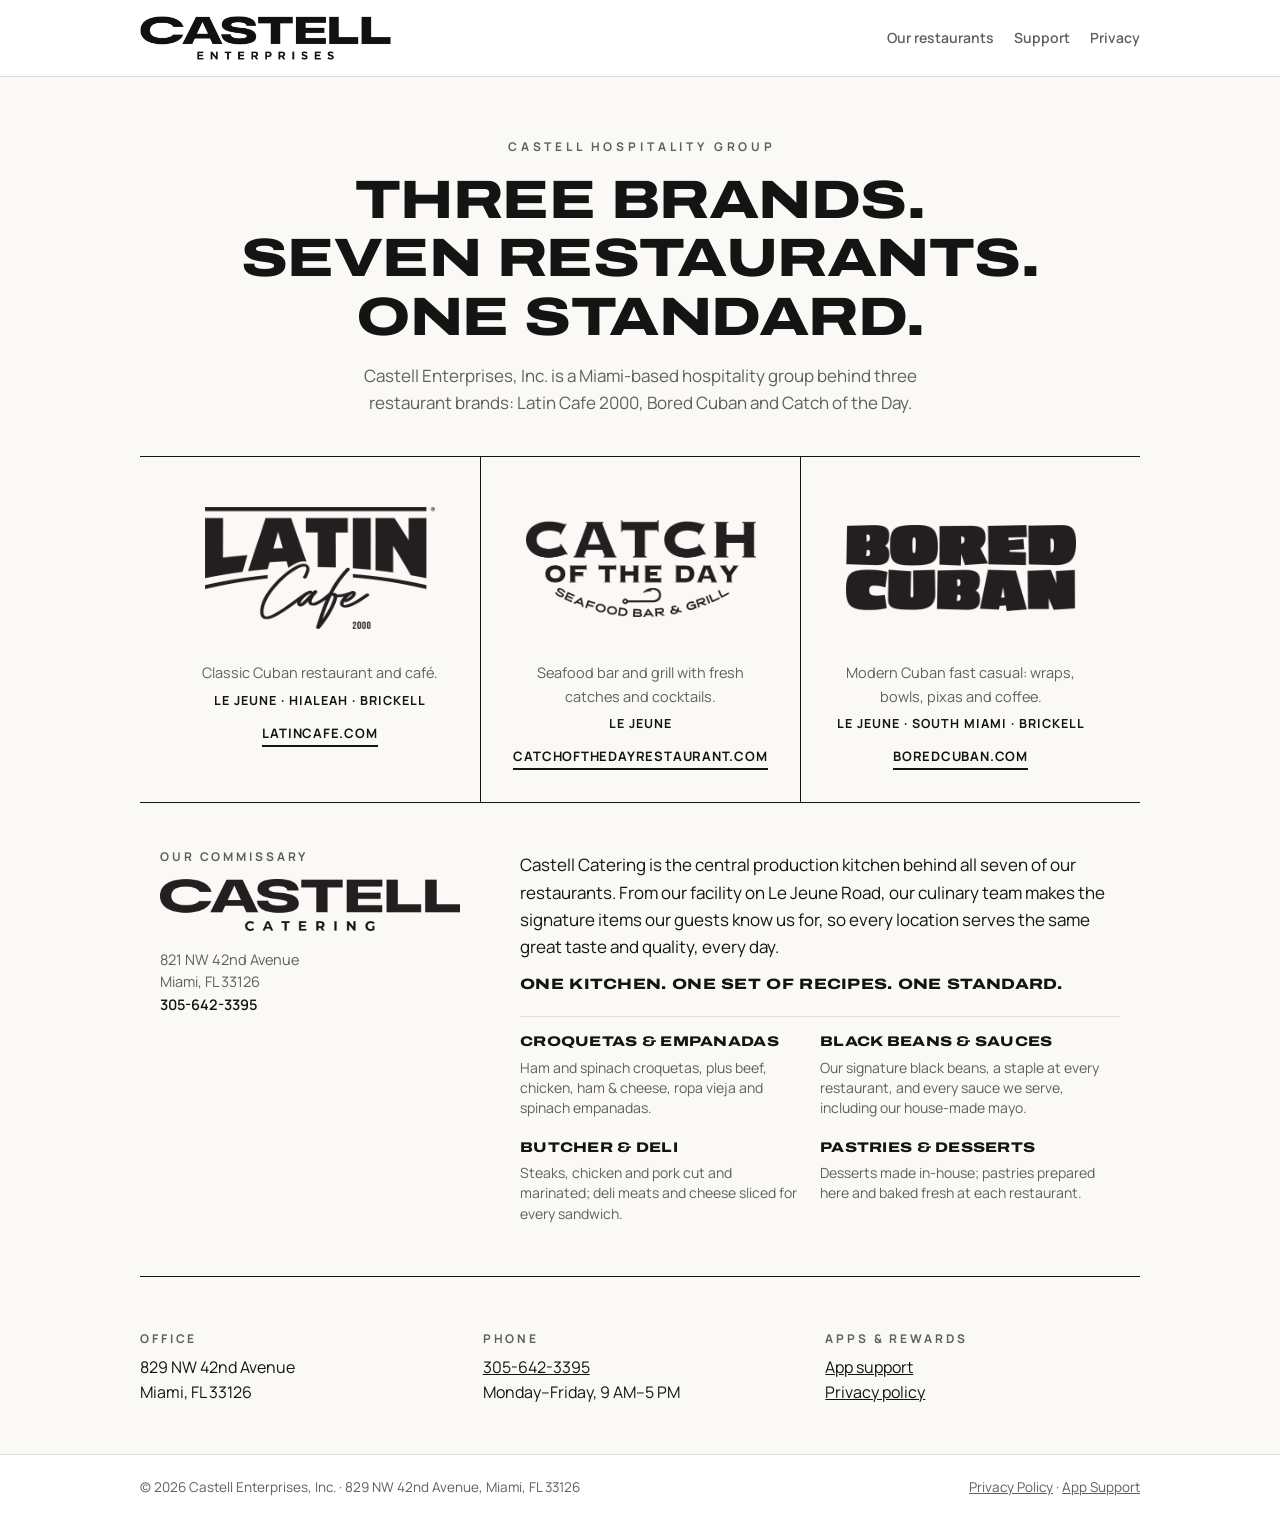
<file: index.html>
<!doctype html><html lang="en"><head><meta charset="utf-8"><meta name="viewport" content="width=device-width,initial-scale=1"><link rel="preconnect" href="https://fonts.googleapis.com"><link rel="preconnect" href="https://fonts.gstatic.com" crossorigin><link rel="stylesheet" href="https://fonts.googleapis.com/css2?family=Archivo:wdth,wght@125,800&family=Manrope:wght@400;600;700&display=swap"><link rel="icon" href="/assets/favicon.svg" type="image/svg+xml"><link rel="stylesheet" href="/assets/site.css"><title>Castell Enterprises, Inc.</title><meta name="description" content="Castell Enterprises, Inc. is a Miami-based hospitality group operating Latin Cafe 2000, Bored Cuban and Catch of the Day."></head><body>
<header class="top"><div class="wrap"><a class="mark" href="/"><img src="/assets/castell-enterprises.png" alt="Castell Enterprises"></a><nav><a href="/#brands">Our restaurants</a><a href="/support/">Support</a><a href="/privacy/">Privacy</a></nav></div></header>
<section class="hero"><div class="wrap"><p class="eyebrow">Castell Hospitality Group</p><h1><span>Three brands.</span> <span>Seven restaurants.</span> <span>One standard.</span></h1><p>Castell Enterprises, Inc. is a Miami-based hospitality group behind three restaurant brands: Latin Cafe 2000, Bored Cuban and Catch of the Day.</p></div></section>
<main id="brands">
<div class="rule"></div>
<div class="brands wrap">
<a class="brand" href="https://www.latincafe.com"><div class="logo"><img src="/assets/lc-mark.png" alt="Latin Cafe 2000"></div><p>Classic Cuban restaurant and café.</p><p class="locs">Le Jeune · Hialeah · Brickell</p><span class="go">latincafe.com</span></a>
<a class="brand" href="https://www.catchofthedayrestaurant.com"><div class="logo"><img src="/assets/cotd-mark.png" alt="Catch of the Day"></div><p>Seafood bar and grill with fresh catches and cocktails.</p><p class="locs">Le Jeune</p><span class="go">catchofthedayrestaurant.com</span></a>
<a class="brand" href="https://www.boredcuban.com"><div class="logo"><img src="/assets/bc-mark.png" alt="Bored Cuban"></div><p>Modern Cuban fast casual: wraps, bowls, pixas and coffee.</p><p class="locs">Le Jeune · South Miami · Brickell</p><span class="go">boredcuban.com</span></a>
</div>
<div class="rule"></div>
<section class="commissary wrap">
<div class="cm-logo"><p class="label">Our commissary</p><img src="/assets/castell-catering.png" alt="Castell Catering"><p class="cm-addr">821 NW 42nd Avenue<br>Miami, FL 33126<br><a href="tel:+13056423395">305-642-3395</a></p></div>
<div class="cm-text">
<p class="lead">Castell Catering is the central production kitchen behind all seven of our restaurants. From our facility on Le Jeune Road, our culinary team makes the signature items our guests know us for, so every location serves the same great taste and quality, every day.</p>
<p class="cm-tag">One kitchen. One set of recipes. One standard.</p>
<ul class="cm-list">
<li><b>Croquetas &amp; empanadas</b><span>Ham and spinach croquetas, plus beef, chicken, ham &amp; cheese, ropa vieja and spinach empanadas.</span></li>
<li><b>Black beans &amp; sauces</b><span>Our signature black beans, a staple at every restaurant, and every sauce we serve, including our house-made mayo.</span></li>
<li><b>Butcher &amp; deli</b><span>Steaks, chicken and pork cut and marinated; deli meats and cheese sliced for every sandwich.</span></li>
<li><b>Pastries &amp; desserts</b><span>Desserts made in-house; pastries prepared here and baked fresh at each restaurant.</span></li>
</ul>
</div>
</section>
<div class="rule"></div>
<section class="info wrap"><div class="cols">
<div><h3>Office</h3><p>829 NW 42nd Avenue<br>Miami, FL 33126</p></div>
<div><h3>Phone</h3><p><a href="tel:+13056423395">305-642-3395</a><br>Monday–Friday, 9 AM–5 PM</p></div>
<div><h3>Apps &amp; rewards</h3><p><a href="/support/">App support</a><br><a href="/privacy/">Privacy policy</a></p></div>
</div></section>
</main>
<footer><div class="wrap"><span>© 2026 Castell Enterprises, Inc. · 829 NW 42nd Avenue, Miami, FL 33126</span><span><a href="/privacy/">Privacy Policy</a> · <a href="/support/">App Support</a></span></div></footer>
</body></html>
</file>
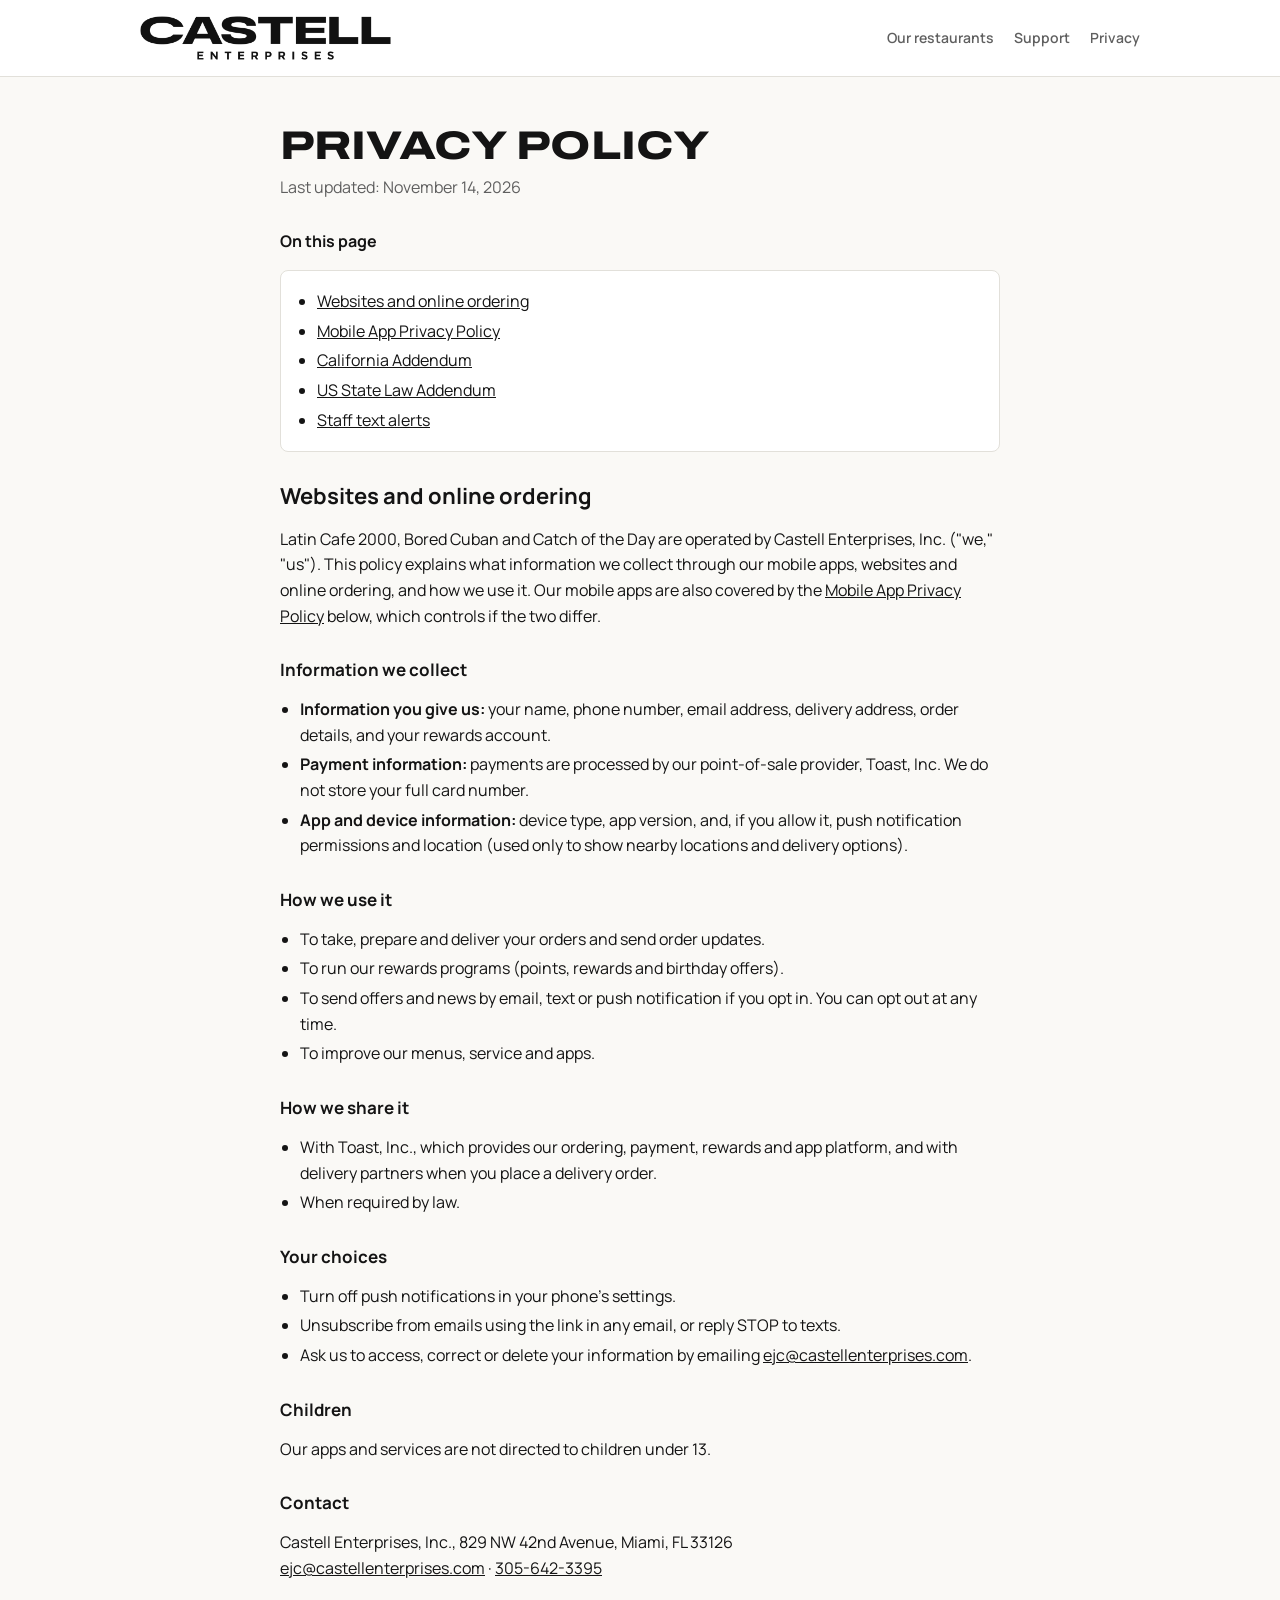
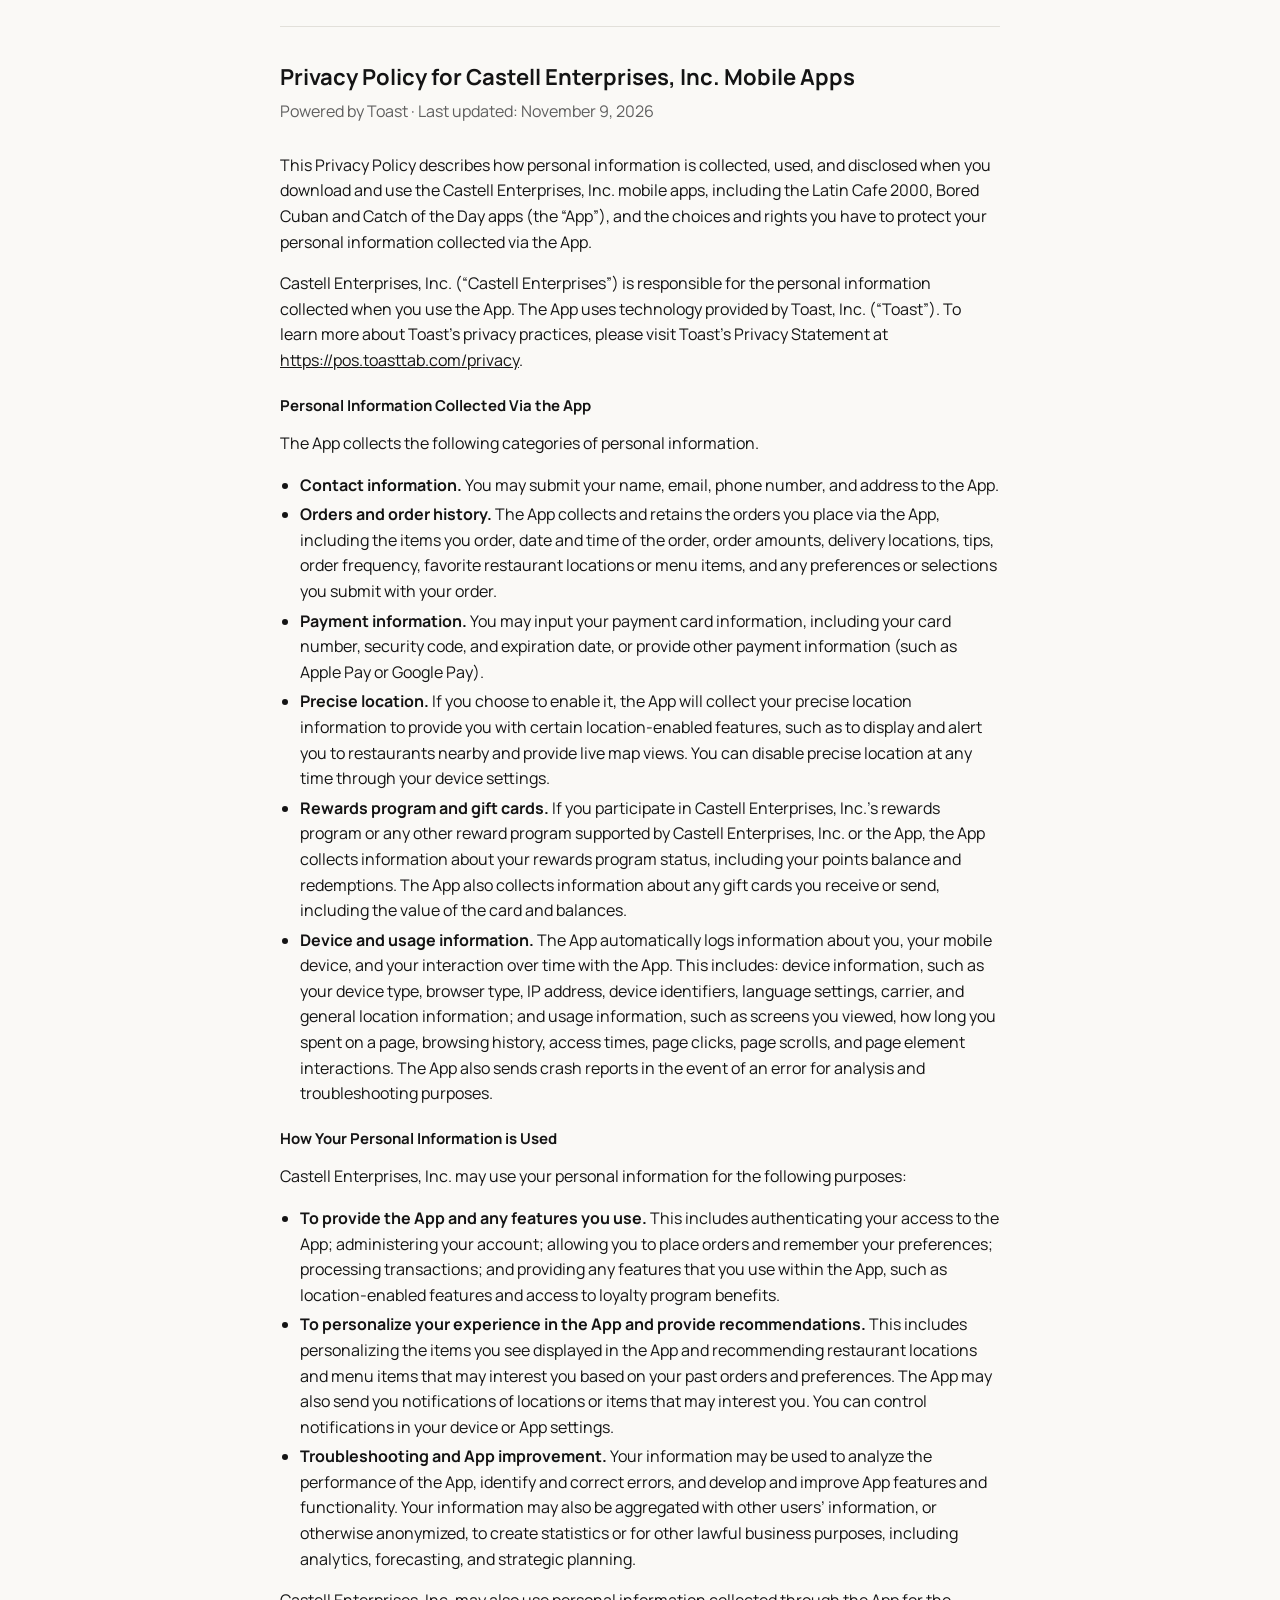
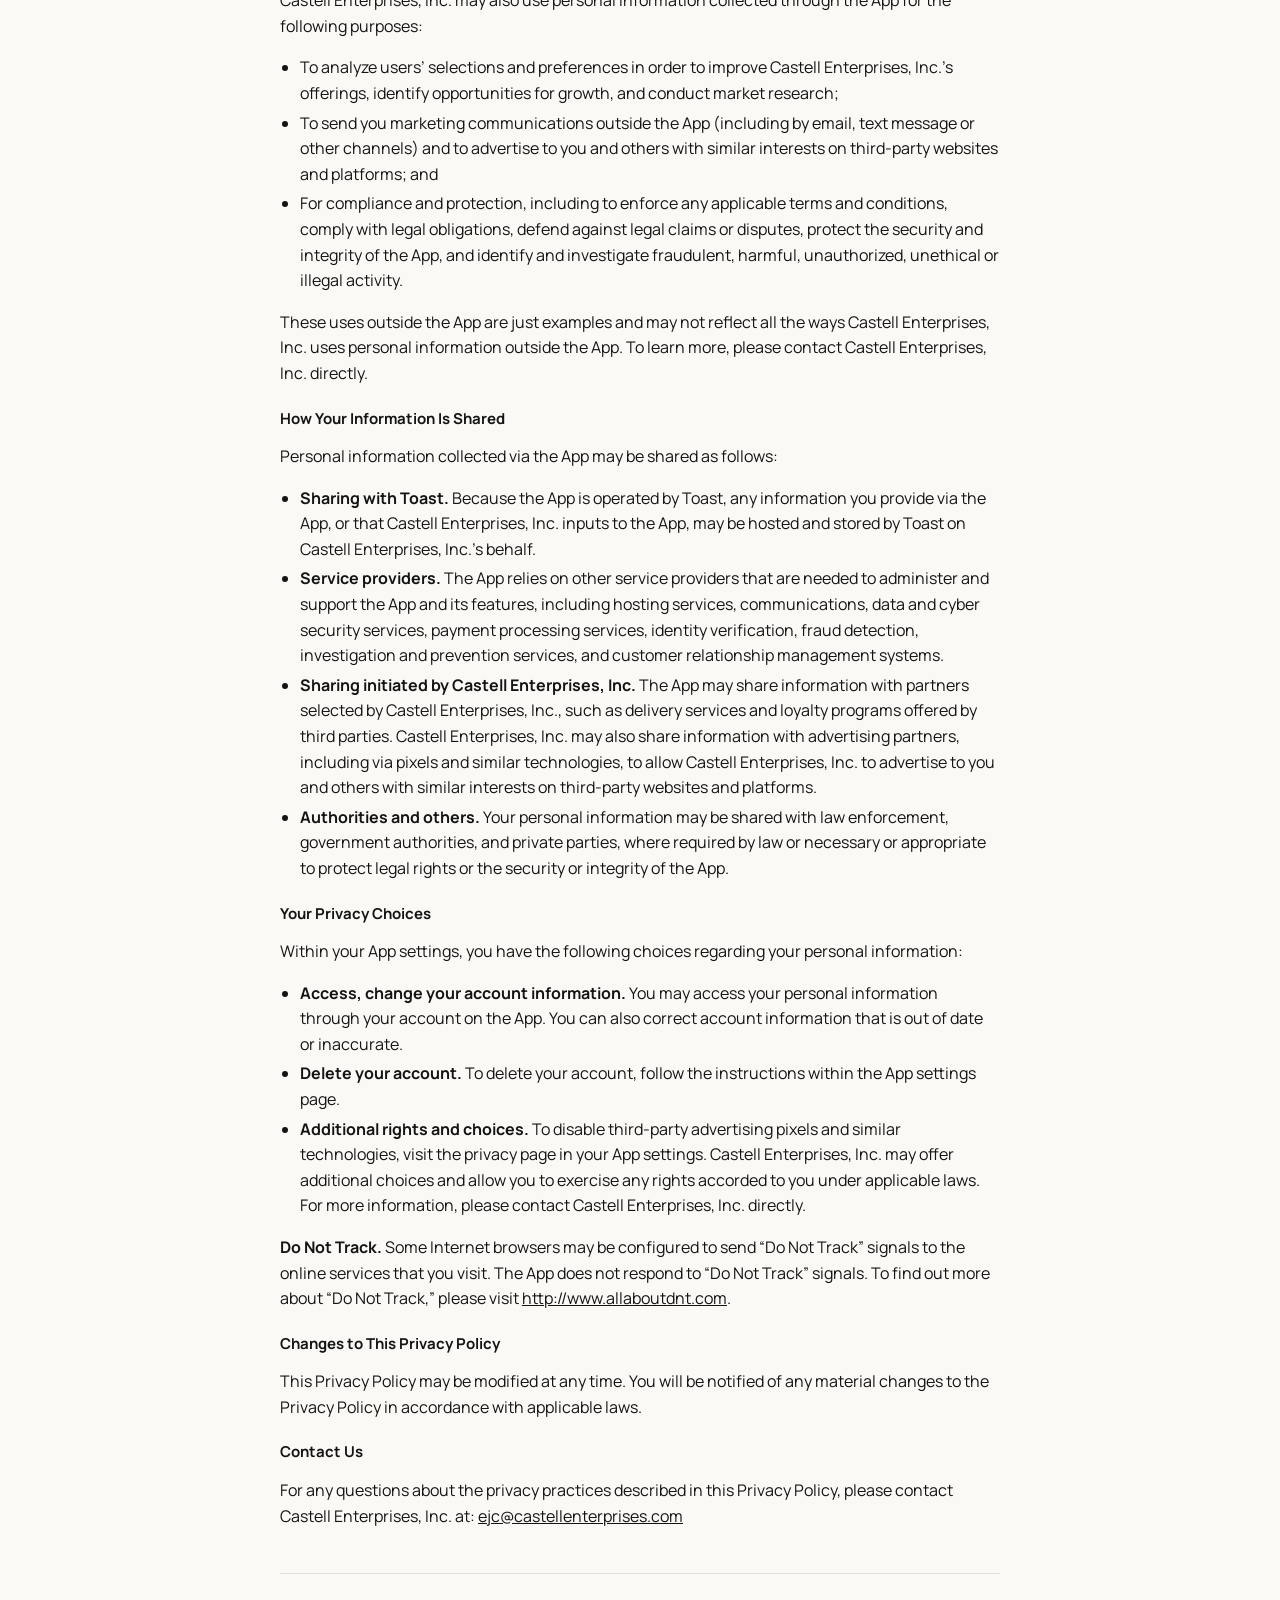
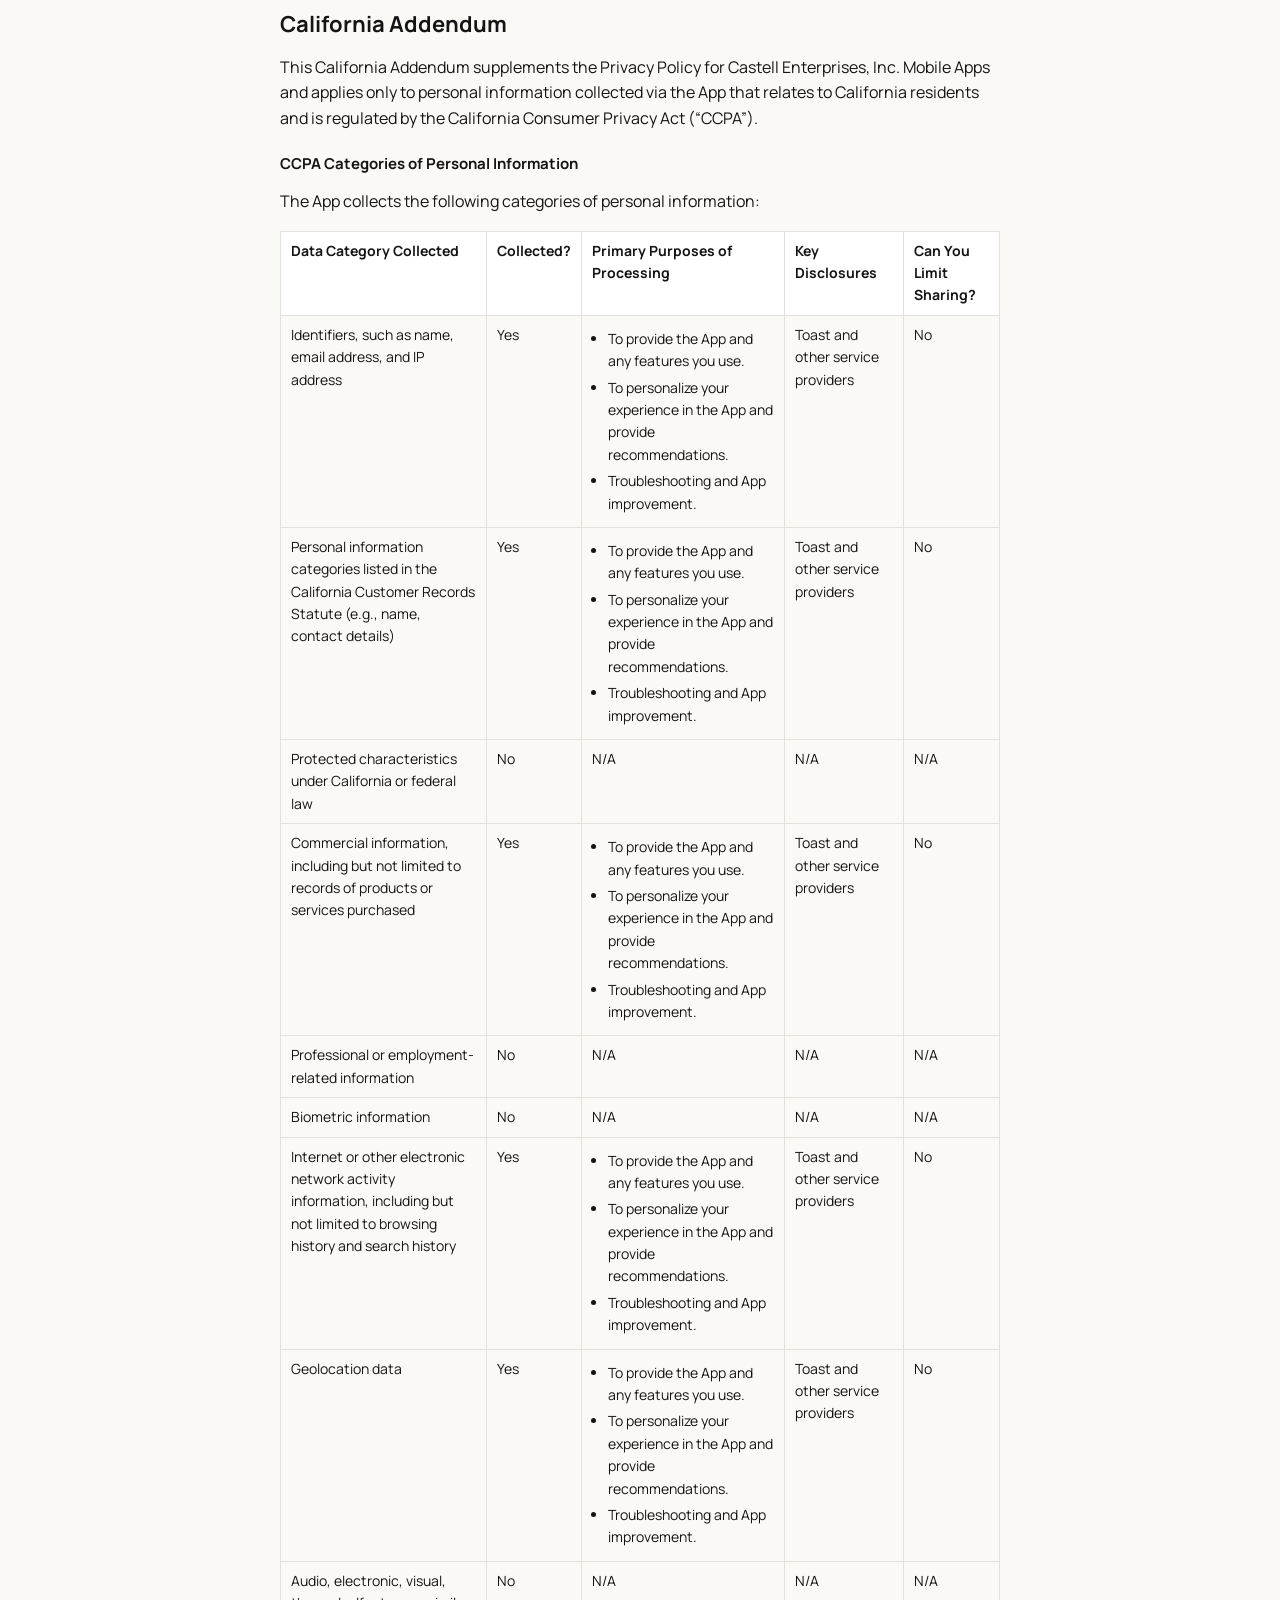
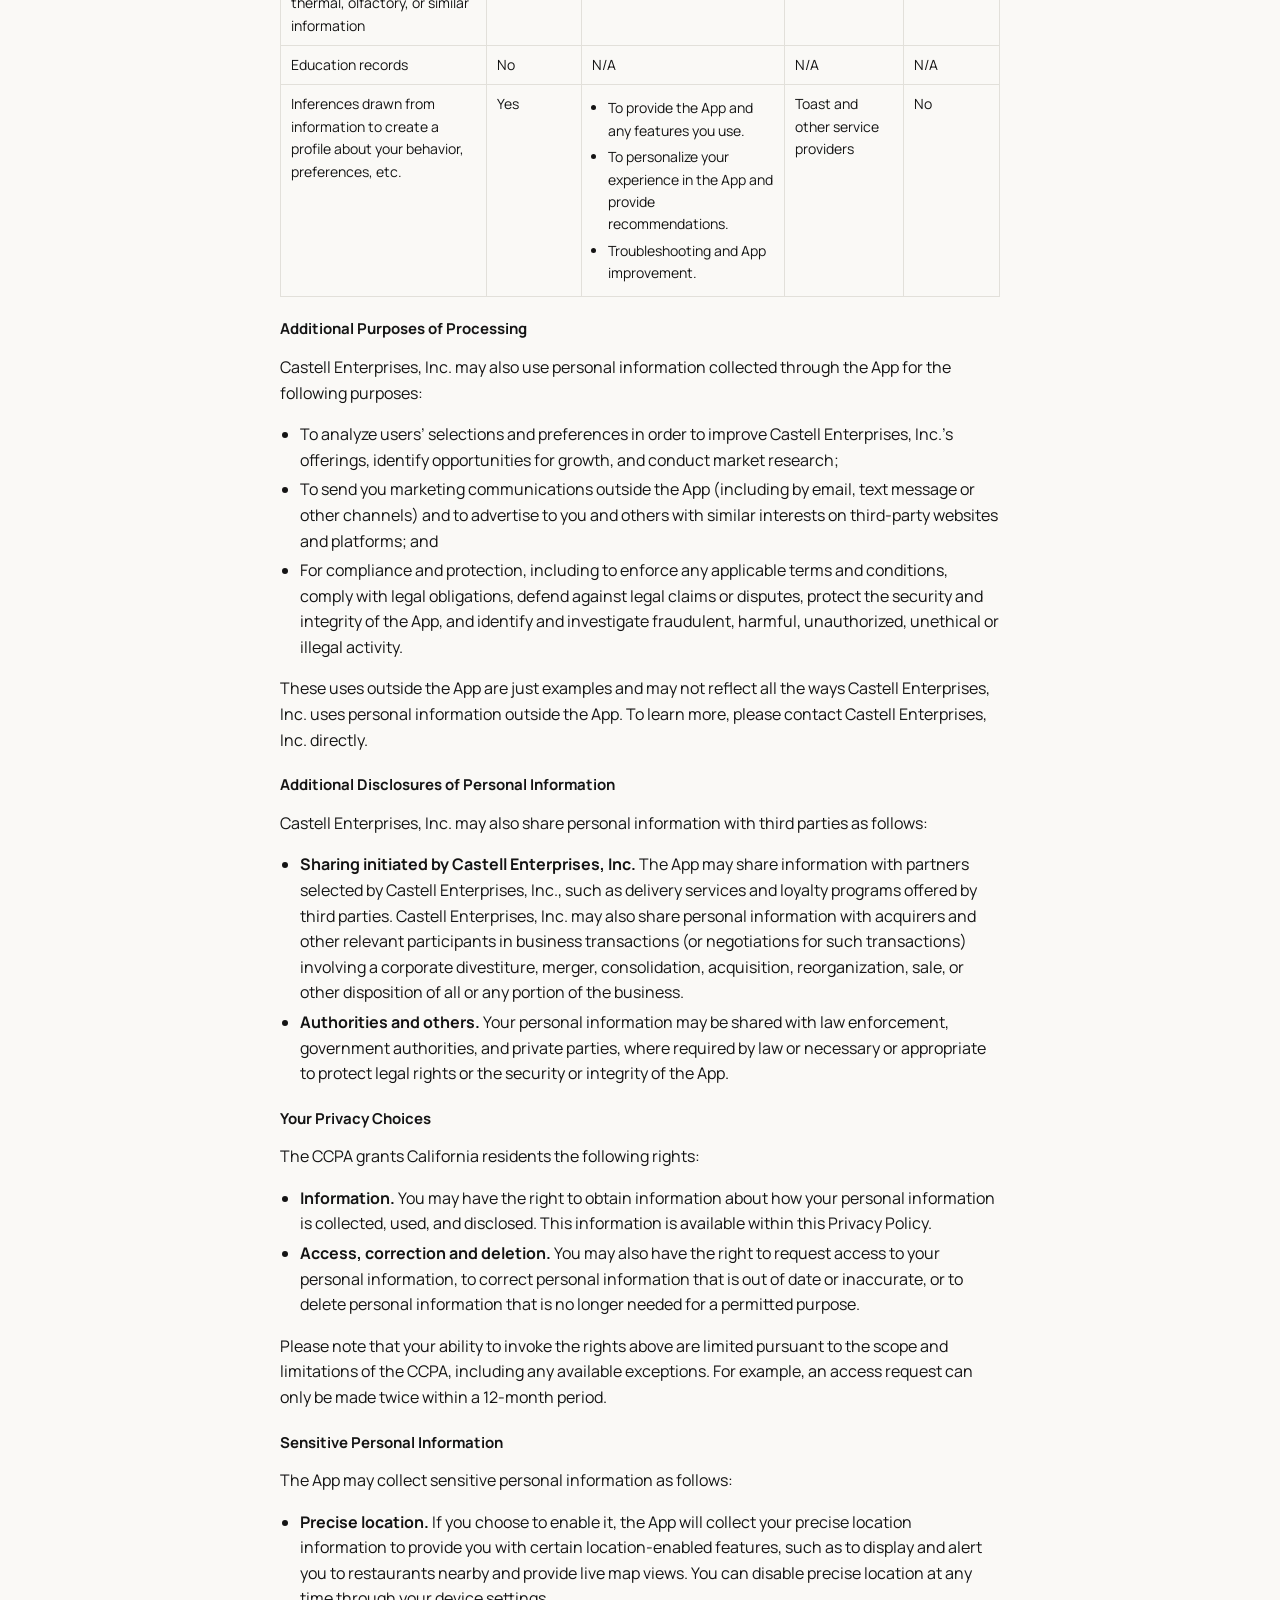
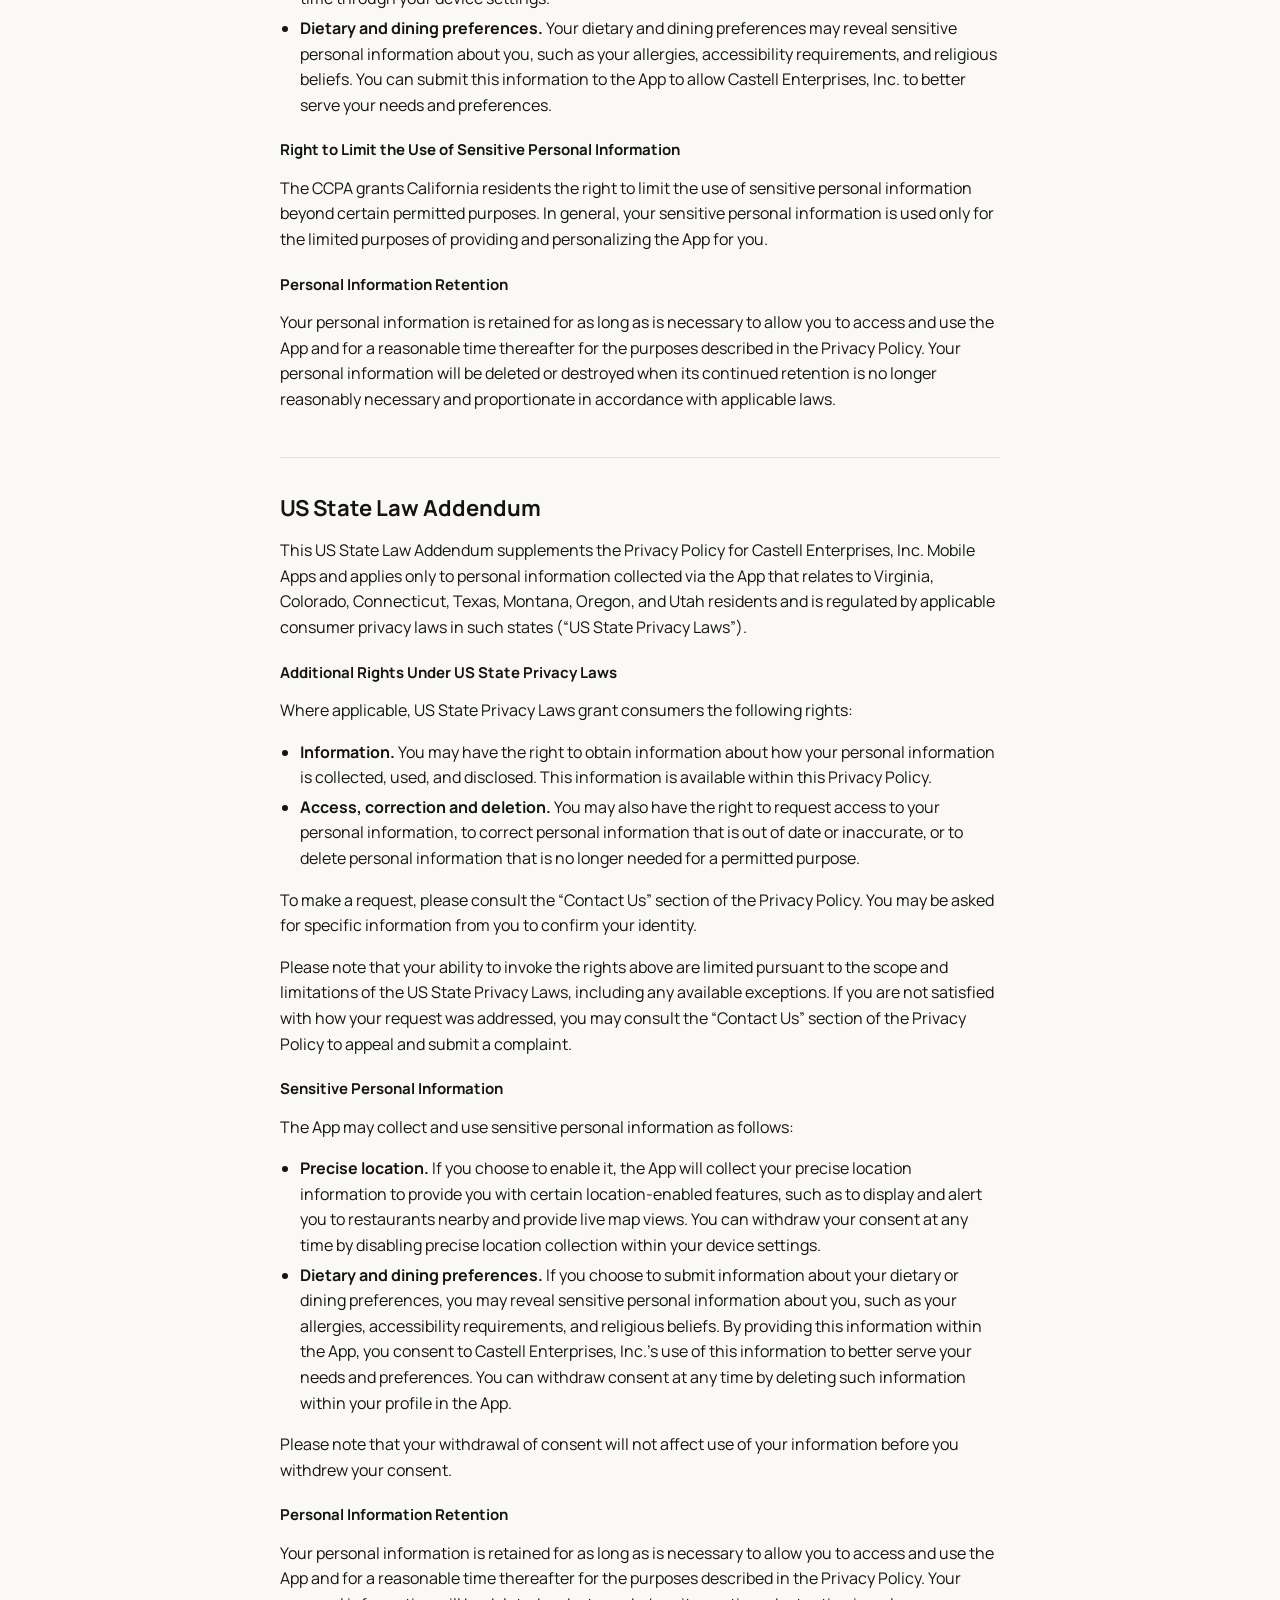
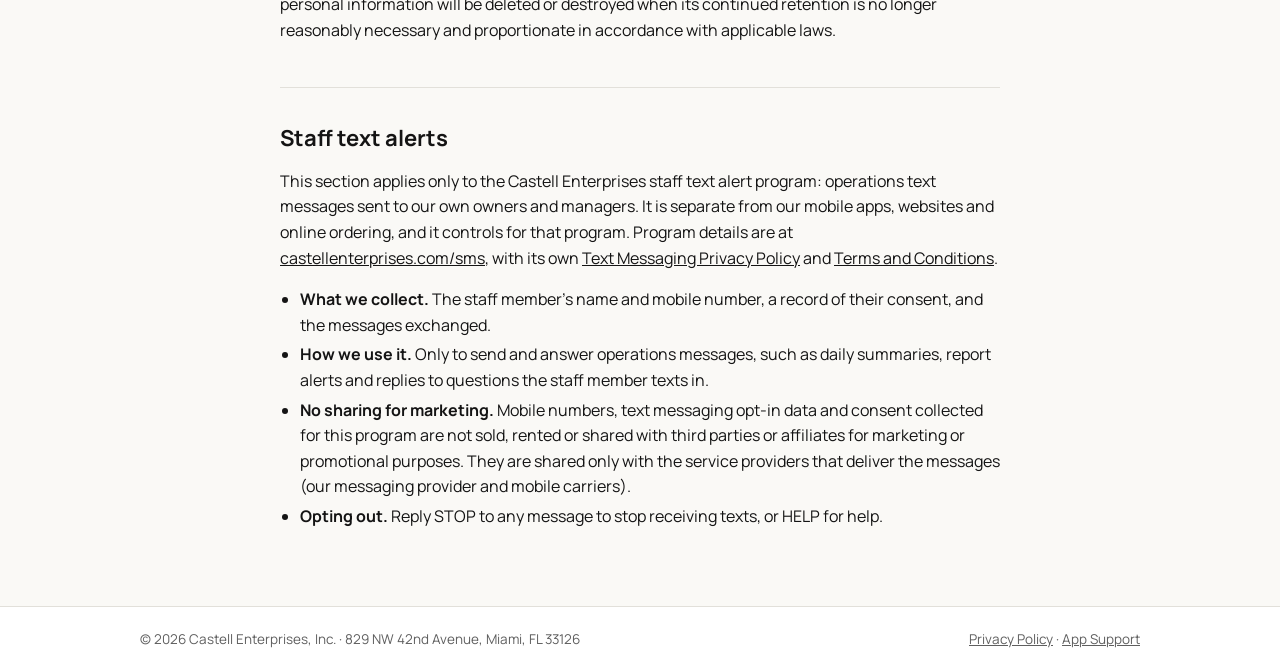
<file: privacy/index.html>
<!doctype html><html lang="en"><head><meta charset="utf-8"><meta name="viewport" content="width=device-width,initial-scale=1"><link rel="preconnect" href="https://fonts.googleapis.com"><link rel="preconnect" href="https://fonts.gstatic.com" crossorigin><link rel="stylesheet" href="https://fonts.googleapis.com/css2?family=Archivo:wdth,wght@125,800&family=Manrope:wght@400;600;700&display=swap"><link rel="icon" href="/assets/favicon.svg" type="image/svg+xml"><link rel="stylesheet" href="/assets/site.css"><title>Privacy Policy · Castell Enterprises, Inc.</title><meta name="description" content="Privacy policy for Latin Cafe 2000, Bored Cuban and Catch of the Day apps, websites and online ordering."></head><body>
<header class="top"><div class="wrap"><a class="mark" href="/"><img src="/assets/castell-enterprises.png" alt="Castell Enterprises"></a><nav><a href="/#brands">Our restaurants</a><a href="/support/">Support</a><a href="/privacy/">Privacy</a></nav></div></header>
<main class="wrap doc">
<h1>Privacy Policy</h1><p class="updated">Last updated: November 14, 2026</p>
<p class="toc-label"><b>On this page</b></p>
<ul class="toc"><li><a href="#general">Websites and online ordering</a></li><li><a href="#app">Mobile App Privacy Policy</a></li><li><a href="#california">California Addendum</a></li><li><a href="#us-states">US State Law Addendum</a></li><li><a href="#staff-texts">Staff text alerts</a></li></ul>

<h2 id="general" style="font-size:22px">Websites and online ordering</h2>
<p>Latin Cafe 2000, Bored Cuban and Catch of the Day are operated by Castell Enterprises, Inc. ("we," "us"). This policy explains what information we collect through our mobile apps, websites and online ordering, and how we use it. Our mobile apps are also covered by the <a href="#app">Mobile App Privacy Policy</a> below, which controls if the two differ.</p>
<h2>Information we collect</h2><ul>
<li><b>Information you give us:</b> your name, phone number, email address, delivery address, order details, and your rewards account.</li>
<li><b>Payment information:</b> payments are processed by our point-of-sale provider, Toast, Inc. We do not store your full card number.</li>
<li><b>App and device information:</b> device type, app version, and, if you allow it, push notification permissions and location (used only to show nearby locations and delivery options).</li></ul>
<h2>How we use it</h2><ul>
<li>To take, prepare and deliver your orders and send order updates.</li>
<li>To run our rewards programs (points, rewards and birthday offers).</li>
<li>To send offers and news by email, text or push notification if you opt in. You can opt out at any time.</li>
<li>To improve our menus, service and apps.</li></ul>
<h2>How we share it</h2><ul>
<li>With Toast, Inc., which provides our ordering, payment, rewards and app platform, and with delivery partners when you place a delivery order.</li>
<li>When required by law.</li></ul>
<h2>Your choices</h2><ul>
<li>Turn off push notifications in your phone's settings.</li>
<li>Unsubscribe from emails using the link in any email, or reply STOP to texts.</li>
<li>Ask us to access, correct or delete your information by emailing <a href="mailto:ejc@castellenterprises.com">ejc@castellenterprises.com</a>.</li></ul>
<h2>Children</h2><p>Our apps and services are not directed to children under 13.</p>
<h2>Contact</h2><p>Castell Enterprises, Inc., 829 NW 42nd Avenue, Miami, FL 33126<br><a href="mailto:ejc@castellenterprises.com">ejc@castellenterprises.com</a> · <a href="tel:+13056423395">305-642-3395</a></p>
<section class="part" id="app">
<h2 style="font-size:22px">Privacy Policy for Castell Enterprises, Inc. Mobile Apps</h2>
<p class="updated">Powered by Toast · Last updated: November 9, 2026</p>
<p>This Privacy Policy describes how personal information is collected, used, and disclosed when you download and use the Castell Enterprises, Inc. mobile apps, including the Latin Cafe 2000, Bored Cuban and Catch of the Day apps (the “App”), and the choices and rights you have to protect your personal information collected via the App.</p>
<p>Castell Enterprises, Inc. (“Castell Enterprises”) is responsible for the personal information collected when you use the App. The App uses technology provided by Toast, Inc. (“Toast”). To learn more about Toast’s privacy practices, please visit Toast’s Privacy Statement at <a href="https://pos.toasttab.com/privacy">https://pos.toasttab.com/privacy</a>.</p>
<h3>Personal Information Collected Via the App</h3>
<p>The App collects the following categories of personal information.</p><ul>
<li><b>Contact information.</b> You may submit your name, email, phone number, and address to the App.</li>
<li><b>Orders and order history.</b> The App collects and retains the orders you place via the App, including the items you order, date and time of the order, order amounts, delivery locations, tips, order frequency, favorite restaurant locations or menu items, and any preferences or selections you submit with your order.</li>
<li><b>Payment information.</b> You may input your payment card information, including your card number, security code, and expiration date, or provide other payment information (such as Apple Pay or Google Pay).</li>
<li><b>Precise location.</b> If you choose to enable it, the App will collect your precise location information to provide you with certain location-enabled features, such as to display and alert you to restaurants nearby and provide live map views. You can disable precise location at any time through your device settings.</li>
<li><b>Rewards program and gift cards.</b> If you participate in Castell Enterprises, Inc.’s rewards program or any other reward program supported by Castell Enterprises, Inc. or the App, the App collects information about your rewards program status, including your points balance and redemptions. The App also collects information about any gift cards you receive or send, including the value of the card and balances.</li>
<li><b>Device and usage information.</b> The App automatically logs information about you, your mobile device, and your interaction over time with the App. This includes: device information, such as your device type, browser type, IP address, device identifiers, language settings, carrier, and general location information; and usage information, such as screens you viewed, how long you spent on a page, browsing history, access times, page clicks, page scrolls, and page element interactions. The App also sends crash reports in the event of an error for analysis and troubleshooting purposes.</li></ul>
<h3>How Your Personal Information is Used</h3>
<p>Castell Enterprises, Inc. may use your personal information for the following purposes:</p><ul>
<li><b>To provide the App and any features you use.</b> This includes authenticating your access to the App; administering your account; allowing you to place orders and remember your preferences; processing transactions; and providing any features that you use within the App, such as location-enabled features and access to loyalty program benefits.</li>
<li><b>To personalize your experience in the App and provide recommendations.</b> This includes personalizing the items you see displayed in the App and recommending restaurant locations and menu items that may interest you based on your past orders and preferences. The App may also send you notifications of locations or items that may interest you. You can control notifications in your device or App settings.</li>
<li><b>Troubleshooting and App improvement.</b> Your information may be used to analyze the performance of the App, identify and correct errors, and develop and improve App features and functionality. Your information may also be aggregated with other users’ information, or otherwise anonymized, to create statistics or for other lawful business purposes, including analytics, forecasting, and strategic planning.</li></ul>
<p>Castell Enterprises, Inc. may also use personal information collected through the App for the following purposes:</p>
<ul>
<li>To analyze users’ selections and preferences in order to improve Castell Enterprises, Inc.’s offerings, identify opportunities for growth, and conduct market research;</li>
<li>To send you marketing communications outside the App (including by email, text message or other channels) and to advertise to you and others with similar interests on third-party websites and platforms; and</li>
<li>For compliance and protection, including to enforce any applicable terms and conditions, comply with legal obligations, defend against legal claims or disputes, protect the security and integrity of the App, and identify and investigate fraudulent, harmful, unauthorized, unethical or illegal activity.</li></ul>
<p>These uses outside the App are just examples and may not reflect all the ways Castell Enterprises, Inc. uses personal information outside the App. To learn more, please contact Castell Enterprises, Inc. directly.</p>
<h3>How Your Information Is Shared</h3>
<p>Personal information collected via the App may be shared as follows:</p><ul>
<li><b>Sharing with Toast.</b> Because the App is operated by Toast, any information you provide via the App, or that Castell Enterprises, Inc. inputs to the App, may be hosted and stored by Toast on Castell Enterprises, Inc.’s behalf.</li>
<li><b>Service providers.</b> The App relies on other service providers that are needed to administer and support the App and its features, including hosting services, communications, data and cyber security services, payment processing services, identity verification, fraud detection, investigation and prevention services, and customer relationship management systems.</li>
<li><b>Sharing initiated by Castell Enterprises, Inc.</b> The App may share information with partners selected by Castell Enterprises, Inc., such as delivery services and loyalty programs offered by third parties. Castell Enterprises, Inc. may also share information with advertising partners, including via pixels and similar technologies, to allow Castell Enterprises, Inc. to advertise to you and others with similar interests on third-party websites and platforms.</li>
<li><b>Authorities and others.</b> Your personal information may be shared with law enforcement, government authorities, and private parties, where required by law or necessary or appropriate to protect legal rights or the security or integrity of the App.</li></ul>
<h3>Your Privacy Choices</h3>
<p>Within your App settings, you have the following choices regarding your personal information:</p><ul>
<li><b>Access, change your account information.</b> You may access your personal information through your account on the App. You can also correct account information that is out of date or inaccurate.</li>
<li><b>Delete your account.</b> To delete your account, follow the instructions within the App settings page.</li>
<li><b>Additional rights and choices.</b> To disable third-party advertising pixels and similar technologies, visit the privacy page in your App settings. Castell Enterprises, Inc. may offer additional choices and allow you to exercise any rights accorded to you under applicable laws. For more information, please contact Castell Enterprises, Inc. directly.</li></ul>
<p><b>Do Not Track.</b> Some Internet browsers may be configured to send “Do Not Track” signals to the online services that you visit. The App does not respond to “Do Not Track” signals. To find out more about “Do Not Track,” please visit <a href="http://www.allaboutdnt.com">http://www.allaboutdnt.com</a>.</p>
<h3>Changes to This Privacy Policy</h3>
<p>This Privacy Policy may be modified at any time. You will be notified of any material changes to the Privacy Policy in accordance with applicable laws.</p>
<h3>Contact Us</h3>
<p>For any questions about the privacy practices described in this Privacy Policy, please contact Castell Enterprises, Inc. at: <a href="mailto:ejc@castellenterprises.com">ejc@castellenterprises.com</a></p>
</section>

<section class="part" id="california">
<h2 style="font-size:22px">California Addendum</h2>
<p>This California Addendum supplements the Privacy Policy for Castell Enterprises, Inc. Mobile Apps and applies only to personal information collected via the App that relates to California residents and is regulated by the California Consumer Privacy Act (“CCPA”).</p>
<h3>CCPA Categories of Personal Information</h3>
<p>The App collects the following categories of personal information:</p>
<div class="tbl"><table><thead><tr><th>Data Category Collected</th><th>Collected?</th><th>Primary Purposes of Processing</th><th>Key Disclosures</th><th>Can You Limit Sharing?</th></tr></thead><tbody><tr><td>Identifiers, such as name, email address, and IP address</td><td>Yes</td><td><ul><li>To provide the App and any features you use.</li><li>To personalize your experience in the App and provide recommendations.</li><li>Troubleshooting and App improvement.</li></ul></td><td>Toast and other service providers</td><td>No</td></tr><tr><td>Personal information categories listed in the California Customer Records Statute (e.g., name, contact details)</td><td>Yes</td><td><ul><li>To provide the App and any features you use.</li><li>To personalize your experience in the App and provide recommendations.</li><li>Troubleshooting and App improvement.</li></ul></td><td>Toast and other service providers</td><td>No</td></tr><tr><td>Protected characteristics under California or federal law</td><td>No</td><td>N/A</td><td>N/A</td><td>N/A</td></tr><tr><td>Commercial information, including but not limited to records of products or services purchased</td><td>Yes</td><td><ul><li>To provide the App and any features you use.</li><li>To personalize your experience in the App and provide recommendations.</li><li>Troubleshooting and App improvement.</li></ul></td><td>Toast and other service providers</td><td>No</td></tr><tr><td>Professional or employment-related information</td><td>No</td><td>N/A</td><td>N/A</td><td>N/A</td></tr><tr><td>Biometric information</td><td>No</td><td>N/A</td><td>N/A</td><td>N/A</td></tr><tr><td>Internet or other electronic network activity information, including but not limited to browsing history and search history</td><td>Yes</td><td><ul><li>To provide the App and any features you use.</li><li>To personalize your experience in the App and provide recommendations.</li><li>Troubleshooting and App improvement.</li></ul></td><td>Toast and other service providers</td><td>No</td></tr><tr><td>Geolocation data</td><td>Yes</td><td><ul><li>To provide the App and any features you use.</li><li>To personalize your experience in the App and provide recommendations.</li><li>Troubleshooting and App improvement.</li></ul></td><td>Toast and other service providers</td><td>No</td></tr><tr><td>Audio, electronic, visual, thermal, olfactory, or similar information</td><td>No</td><td>N/A</td><td>N/A</td><td>N/A</td></tr><tr><td>Education records</td><td>No</td><td>N/A</td><td>N/A</td><td>N/A</td></tr><tr><td>Inferences drawn from information to create a profile about your behavior, preferences, etc.</td><td>Yes</td><td><ul><li>To provide the App and any features you use.</li><li>To personalize your experience in the App and provide recommendations.</li><li>Troubleshooting and App improvement.</li></ul></td><td>Toast and other service providers</td><td>No</td></tr></tbody></table></div>
<h3>Additional Purposes of Processing</h3>
<p>Castell Enterprises, Inc. may also use personal information collected through the App for the following purposes:</p>
<ul>
<li>To analyze users’ selections and preferences in order to improve Castell Enterprises, Inc.’s offerings, identify opportunities for growth, and conduct market research;</li>
<li>To send you marketing communications outside the App (including by email, text message or other channels) and to advertise to you and others with similar interests on third-party websites and platforms; and</li>
<li>For compliance and protection, including to enforce any applicable terms and conditions, comply with legal obligations, defend against legal claims or disputes, protect the security and integrity of the App, and identify and investigate fraudulent, harmful, unauthorized, unethical or illegal activity.</li></ul>
<p>These uses outside the App are just examples and may not reflect all the ways Castell Enterprises, Inc. uses personal information outside the App. To learn more, please contact Castell Enterprises, Inc. directly.</p>
<h3>Additional Disclosures of Personal Information</h3>
<p>Castell Enterprises, Inc. may also share personal information with third parties as follows:</p><ul>
<li><b>Sharing initiated by Castell Enterprises, Inc.</b> The App may share information with partners selected by Castell Enterprises, Inc., such as delivery services and loyalty programs offered by third parties. Castell Enterprises, Inc. may also share personal information with acquirers and other relevant participants in business transactions (or negotiations for such transactions) involving a corporate divestiture, merger, consolidation, acquisition, reorganization, sale, or other disposition of all or any portion of the business.</li>
<li><b>Authorities and others.</b> Your personal information may be shared with law enforcement, government authorities, and private parties, where required by law or necessary or appropriate to protect legal rights or the security or integrity of the App.</li></ul>
<h3>Your Privacy Choices</h3>
<p>The CCPA grants California residents the following rights:</p><ul>
<li><b>Information.</b> You may have the right to obtain information about how your personal information is collected, used, and disclosed. This information is available within this Privacy Policy.</li>
<li><b>Access, correction and deletion.</b> You may also have the right to request access to your personal information, to correct personal information that is out of date or inaccurate, or to delete personal information that is no longer needed for a permitted purpose.</li></ul>
<p>Please note that your ability to invoke the rights above are limited pursuant to the scope and limitations of the CCPA, including any available exceptions. For example, an access request can only be made twice within a 12-month period.</p>
<h3>Sensitive Personal Information</h3>
<p>The App may collect sensitive personal information as follows:</p><ul>
<li><b>Precise location.</b> If you choose to enable it, the App will collect your precise location information to provide you with certain location-enabled features, such as to display and alert you to restaurants nearby and provide live map views. You can disable precise location at any time through your device settings.</li>
<li><b>Dietary and dining preferences.</b> Your dietary and dining preferences may reveal sensitive personal information about you, such as your allergies, accessibility requirements, and religious beliefs. You can submit this information to the App to allow Castell Enterprises, Inc. to better serve your needs and preferences.</li></ul>
<h3>Right to Limit the Use of Sensitive Personal Information</h3>
<p>The CCPA grants California residents the right to limit the use of sensitive personal information beyond certain permitted purposes. In general, your sensitive personal information is used only for the limited purposes of providing and personalizing the App for you.</p>
<h3>Personal Information Retention</h3><p>Your personal information is retained for as long as is necessary to allow you to access and use the App and for a reasonable time thereafter for the purposes described in the Privacy Policy. Your personal information will be deleted or destroyed when its continued retention is no longer reasonably necessary and proportionate in accordance with applicable laws.</p>
</section>

<section class="part" id="us-states">
<h2 style="font-size:22px">US State Law Addendum</h2>
<p>This US State Law Addendum supplements the Privacy Policy for Castell Enterprises, Inc. Mobile Apps and applies only to personal information collected via the App that relates to Virginia, Colorado, Connecticut, Texas, Montana, Oregon, and Utah residents and is regulated by applicable consumer privacy laws in such states (“US State Privacy Laws”).</p>
<h3>Additional Rights Under US State Privacy Laws</h3>
<p>Where applicable, US State Privacy Laws grant consumers the following rights:</p><ul>
<li><b>Information.</b> You may have the right to obtain information about how your personal information is collected, used, and disclosed. This information is available within this Privacy Policy.</li>
<li><b>Access, correction and deletion.</b> You may also have the right to request access to your personal information, to correct personal information that is out of date or inaccurate, or to delete personal information that is no longer needed for a permitted purpose.</li></ul>
<p>To make a request, please consult the “Contact Us” section of the Privacy Policy. You may be asked for specific information from you to confirm your identity.</p>
<p>Please note that your ability to invoke the rights above are limited pursuant to the scope and limitations of the US State Privacy Laws, including any available exceptions. If you are not satisfied with how your request was addressed, you may consult the “Contact Us” section of the Privacy Policy to appeal and submit a complaint.</p>
<h3>Sensitive Personal Information</h3>
<p>The App may collect and use sensitive personal information as follows:</p><ul>
<li><b>Precise location.</b> If you choose to enable it, the App will collect your precise location information to provide you with certain location-enabled features, such as to display and alert you to restaurants nearby and provide live map views. You can withdraw your consent at any time by disabling precise location collection within your device settings.</li>
<li><b>Dietary and dining preferences.</b> If you choose to submit information about your dietary or dining preferences, you may reveal sensitive personal information about you, such as your allergies, accessibility requirements, and religious beliefs. By providing this information within the App, you consent to Castell Enterprises, Inc.’s use of this information to better serve your needs and preferences. You can withdraw consent at any time by deleting such information within your profile in the App.</li></ul>
<p>Please note that your withdrawal of consent will not affect use of your information before you withdrew your consent.</p>
<h3>Personal Information Retention</h3><p>Your personal information is retained for as long as is necessary to allow you to access and use the App and for a reasonable time thereafter for the purposes described in the Privacy Policy. Your personal information will be deleted or destroyed when its continued retention is no longer reasonably necessary and proportionate in accordance with applicable laws.</p>
</section>

<section class="part" id="staff-texts">
<h2 style="font-size:22px">Staff text alerts</h2>
<p>This section applies only to the Castell Enterprises staff text alert program: operations text messages sent to our own owners and managers. It is separate from our mobile apps, websites and online ordering, and it controls for that program. Program details are at <a href="/sms/">castellenterprises.com/sms</a>, with its own <a href="/sms/privacy/">Text Messaging Privacy Policy</a> and <a href="/sms/terms/">Terms and Conditions</a>.</p>
<ul>
<li><b>What we collect.</b> The staff member's name and mobile number, a record of their consent, and the messages exchanged.</li>
<li><b>How we use it.</b> Only to send and answer operations messages, such as daily summaries, report alerts and replies to questions the staff member texts in.</li>
<li><b>No sharing for marketing.</b> Mobile numbers, text messaging opt-in data and consent collected for this program are not sold, rented or shared with third parties or affiliates for marketing or promotional purposes. They are shared only with the service providers that deliver the messages (our messaging provider and mobile carriers).</li>
<li><b>Opting out.</b> Reply STOP to any message to stop receiving texts, or HELP for help.</li></ul>
</section>
</main>
<footer><div class="wrap"><span>© 2026 Castell Enterprises, Inc. · 829 NW 42nd Avenue, Miami, FL 33126</span><span><a href="/privacy/">Privacy Policy</a> · <a href="/support/">App Support</a></span></div></footer>
</body></html>
</file>
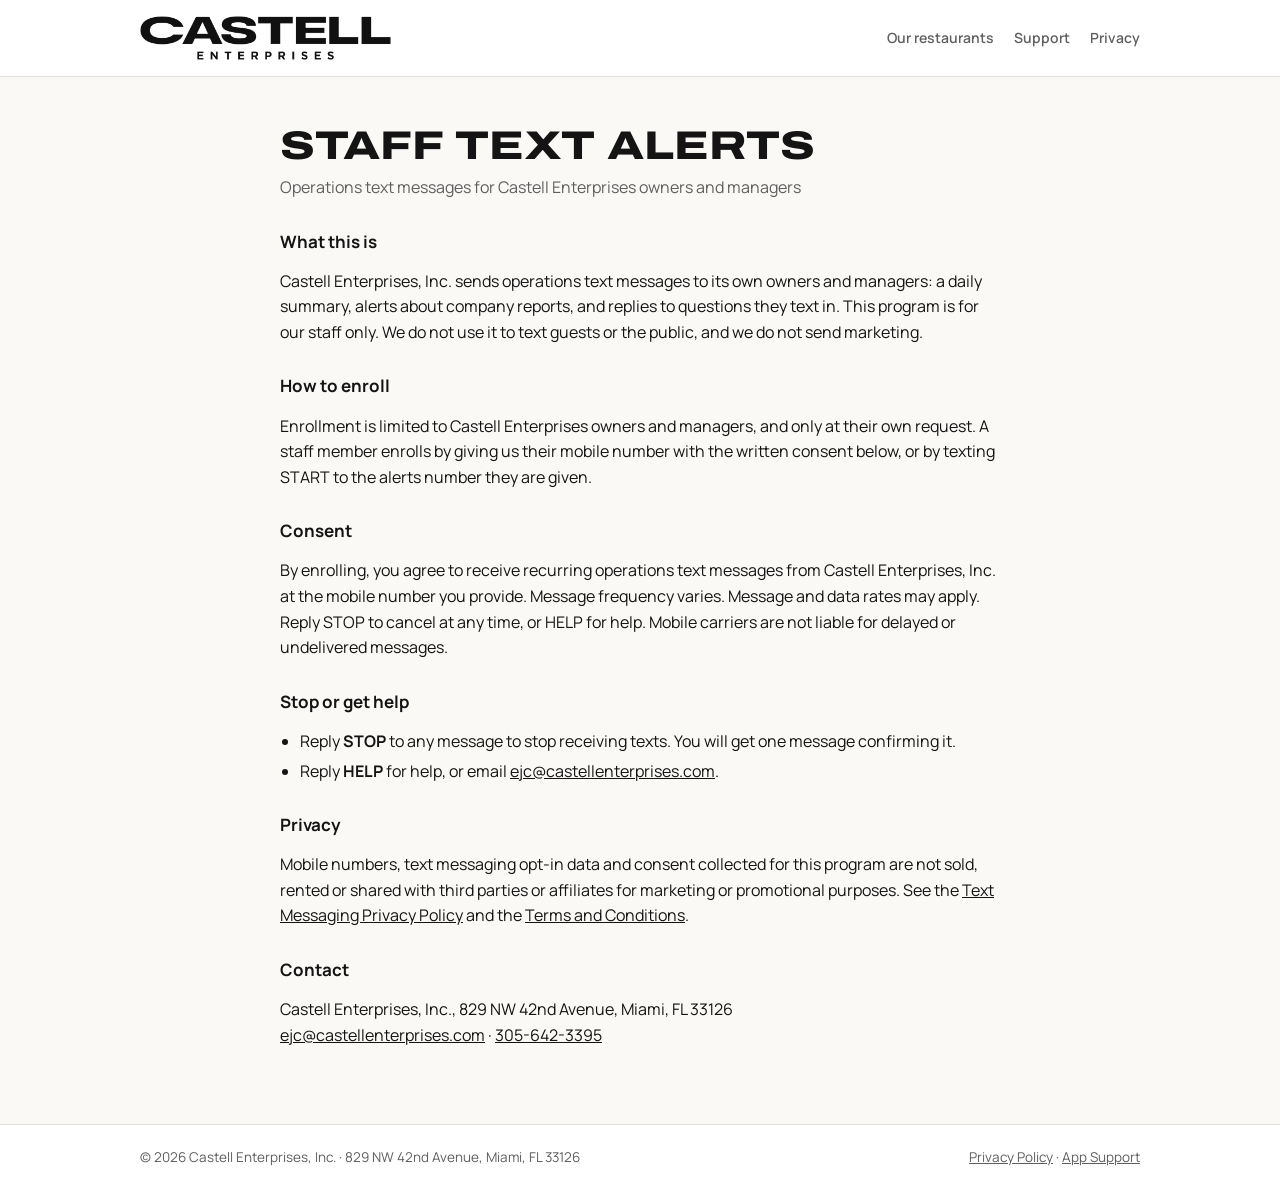
<file: sms/index.html>
<!doctype html><html lang="en"><head><meta charset="utf-8"><meta name="viewport" content="width=device-width,initial-scale=1"><link rel="preconnect" href="https://fonts.googleapis.com"><link rel="preconnect" href="https://fonts.gstatic.com" crossorigin><link rel="stylesheet" href="https://fonts.googleapis.com/css2?family=Archivo:wdth,wght@125,800&family=Manrope:wght@400;600;700&display=swap"><link rel="icon" href="/assets/favicon.svg" type="image/svg+xml"><link rel="stylesheet" href="/assets/site.css"><title>Staff Text Alerts · Castell Enterprises, Inc.</title><meta name="description" content="Operations text alerts for Castell Enterprises owners and managers."></head><body>
<header class="top"><div class="wrap"><a class="mark" href="/"><img src="/assets/castell-enterprises.png" alt="Castell Enterprises"></a><nav><a href="/#brands">Our restaurants</a><a href="/support/">Support</a><a href="/privacy/">Privacy</a></nav></div></header>
<main class="wrap doc">
<h1>Staff Text Alerts</h1><p class="updated">Operations text messages for Castell Enterprises owners and managers</p>
<h2>What this is</h2><p>Castell Enterprises, Inc. sends operations text messages to its own owners and managers: a daily summary, alerts about company reports, and replies to questions they text in. This program is for our staff only. We do not use it to text guests or the public, and we do not send marketing.</p>
<h2>How to enroll</h2><p>Enrollment is limited to Castell Enterprises owners and managers, and only at their own request. A staff member enrolls by giving us their mobile number with the written consent below, or by texting START to the alerts number they are given.</p>
<h2>Consent</h2><p>By enrolling, you agree to receive recurring operations text messages from Castell Enterprises, Inc. at the mobile number you provide. Message frequency varies. Message and data rates may apply. Reply STOP to cancel at any time, or HELP for help. Mobile carriers are not liable for delayed or undelivered messages.</p>
<h2>Stop or get help</h2><ul>
<li>Reply <b>STOP</b> to any message to stop receiving texts. You will get one message confirming it.</li>
<li>Reply <b>HELP</b> for help, or email <a href="mailto:ejc@castellenterprises.com">ejc@castellenterprises.com</a>.</li></ul>
<h2>Privacy</h2><p>Mobile numbers, text messaging opt-in data and consent collected for this program are not sold, rented or shared with third parties or affiliates for marketing or promotional purposes. See the <a href="/sms/privacy/">Text Messaging Privacy Policy</a> and the <a href="/sms/terms/">Terms and Conditions</a>.</p>
<h2>Contact</h2><p>Castell Enterprises, Inc., 829 NW 42nd Avenue, Miami, FL 33126<br><a href="mailto:ejc@castellenterprises.com">ejc@castellenterprises.com</a> · <a href="tel:+13056423395">305-642-3395</a></p>
</main>
<footer><div class="wrap"><span>© 2026 Castell Enterprises, Inc. · 829 NW 42nd Avenue, Miami, FL 33126</span><span><a href="/privacy/">Privacy Policy</a> · <a href="/support/">App Support</a></span></div></footer>
</body></html>
</file>
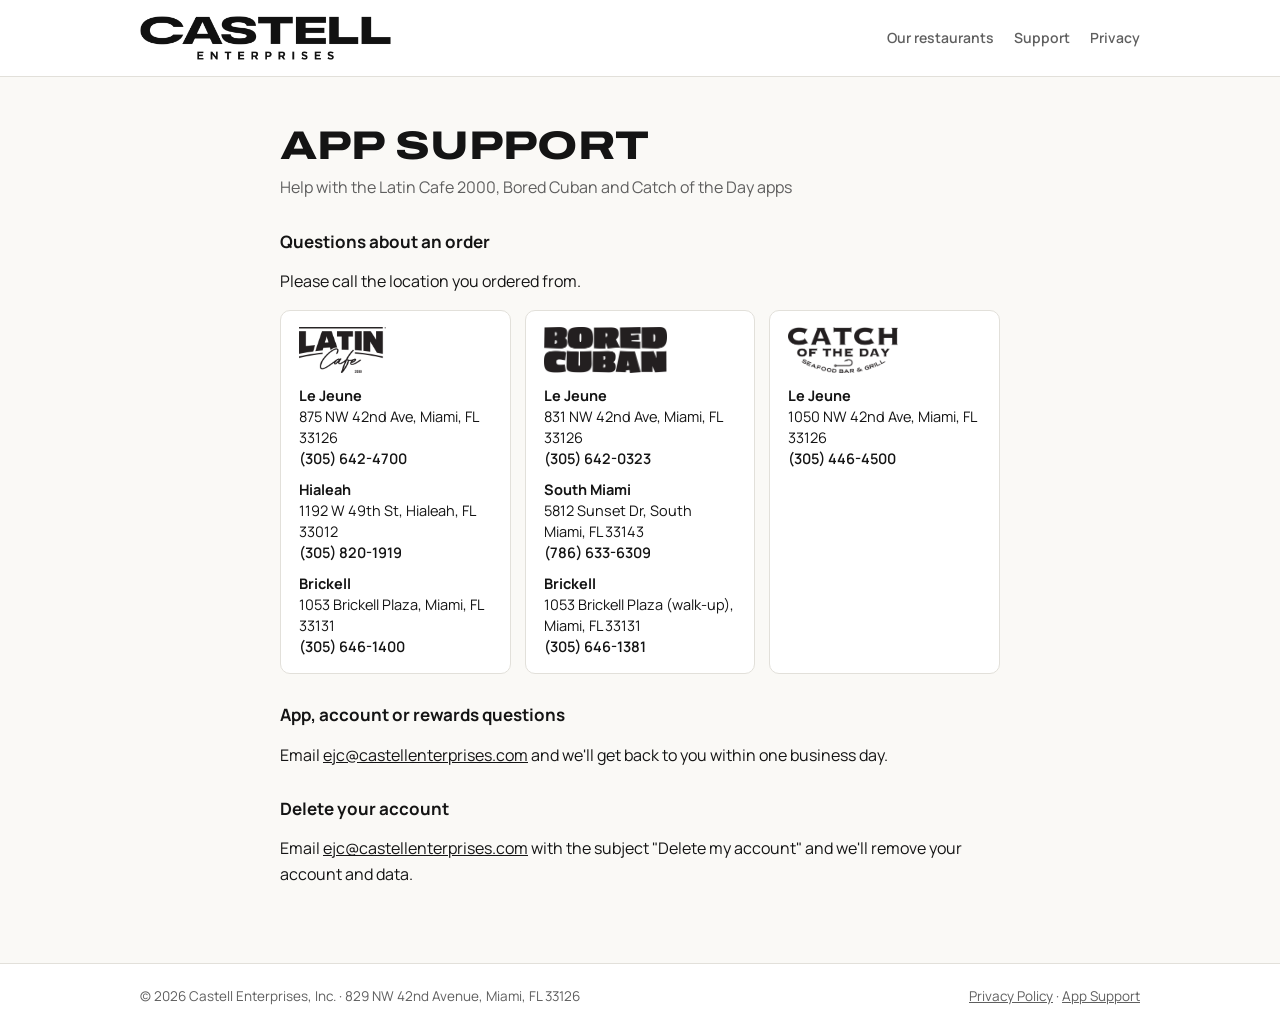
<file: support/index.html>
<!doctype html><html lang="en"><head><meta charset="utf-8"><meta name="viewport" content="width=device-width,initial-scale=1"><link rel="preconnect" href="https://fonts.googleapis.com"><link rel="preconnect" href="https://fonts.gstatic.com" crossorigin><link rel="stylesheet" href="https://fonts.googleapis.com/css2?family=Archivo:wdth,wght@125,800&family=Manrope:wght@400;600;700&display=swap"><link rel="icon" href="/assets/favicon.svg" type="image/svg+xml"><link rel="stylesheet" href="/assets/site.css"><title>App Support · Castell Enterprises, Inc.</title><meta name="description" content="Support for the Latin Cafe 2000, Bored Cuban and Catch of the Day apps."></head><body>
<header class="top"><div class="wrap"><a class="mark" href="/"><img src="/assets/castell-enterprises.png" alt="Castell Enterprises"></a><nav><a href="/#brands">Our restaurants</a><a href="/support/">Support</a><a href="/privacy/">Privacy</a></nav></div></header>
<main class="wrap doc">
<h1>App Support</h1><p class="updated">Help with the Latin Cafe 2000, Bored Cuban and Catch of the Day apps</p>
<h2>Questions about an order</h2><p>Please call the location you ordered from.</p>
<div class="loc">
<div class="b"><img src="/assets/lc-mark.png" alt="Latin Cafe 2000">
<p class="s"><b>Le Jeune</b>875 NW 42nd Ave, Miami, FL 33126<br><a href="tel:+13056424700">(305) 642-4700</a></p>
<p class="s"><b>Hialeah</b>1192 W 49th St, Hialeah, FL 33012<br><a href="tel:+13058201919">(305) 820-1919</a></p>
<p class="s"><b>Brickell</b>1053 Brickell Plaza, Miami, FL 33131<br><a href="tel:+13056461400">(305) 646-1400</a></p></div>
<div class="b"><img src="/assets/bc-mark.png" alt="Bored Cuban">
<p class="s"><b>Le Jeune</b>831 NW 42nd Ave, Miami, FL 33126<br><a href="tel:+13056420323">(305) 642-0323</a></p>
<p class="s"><b>South Miami</b>5812 Sunset Dr, South Miami, FL 33143<br><a href="tel:+17866336309">(786) 633-6309</a></p>
<p class="s"><b>Brickell</b>1053 Brickell Plaza (walk-up), Miami, FL 33131<br><a href="tel:+13056461381">(305) 646-1381</a></p></div>
<div class="b"><img src="/assets/cotd-mark.png" alt="Catch of the Day">
<p class="s"><b>Le Jeune</b>1050 NW 42nd Ave, Miami, FL 33126<br><a href="tel:+13054464500">(305) 446-4500</a></p></div>
</div>
<h2>App, account or rewards questions</h2><p>Email <a href="mailto:ejc@castellenterprises.com">ejc@castellenterprises.com</a> and we'll get back to you within one business day.</p>
<h2>Delete your account</h2><p>Email <a href="mailto:ejc@castellenterprises.com">ejc@castellenterprises.com</a> with the subject "Delete my account" and we'll remove your account and data.</p>
</main>
<footer><div class="wrap"><span>© 2026 Castell Enterprises, Inc. · 829 NW 42nd Avenue, Miami, FL 33126</span><span><a href="/privacy/">Privacy Policy</a> · <a href="/support/">App Support</a></span></div></footer>
</body></html>
</file>
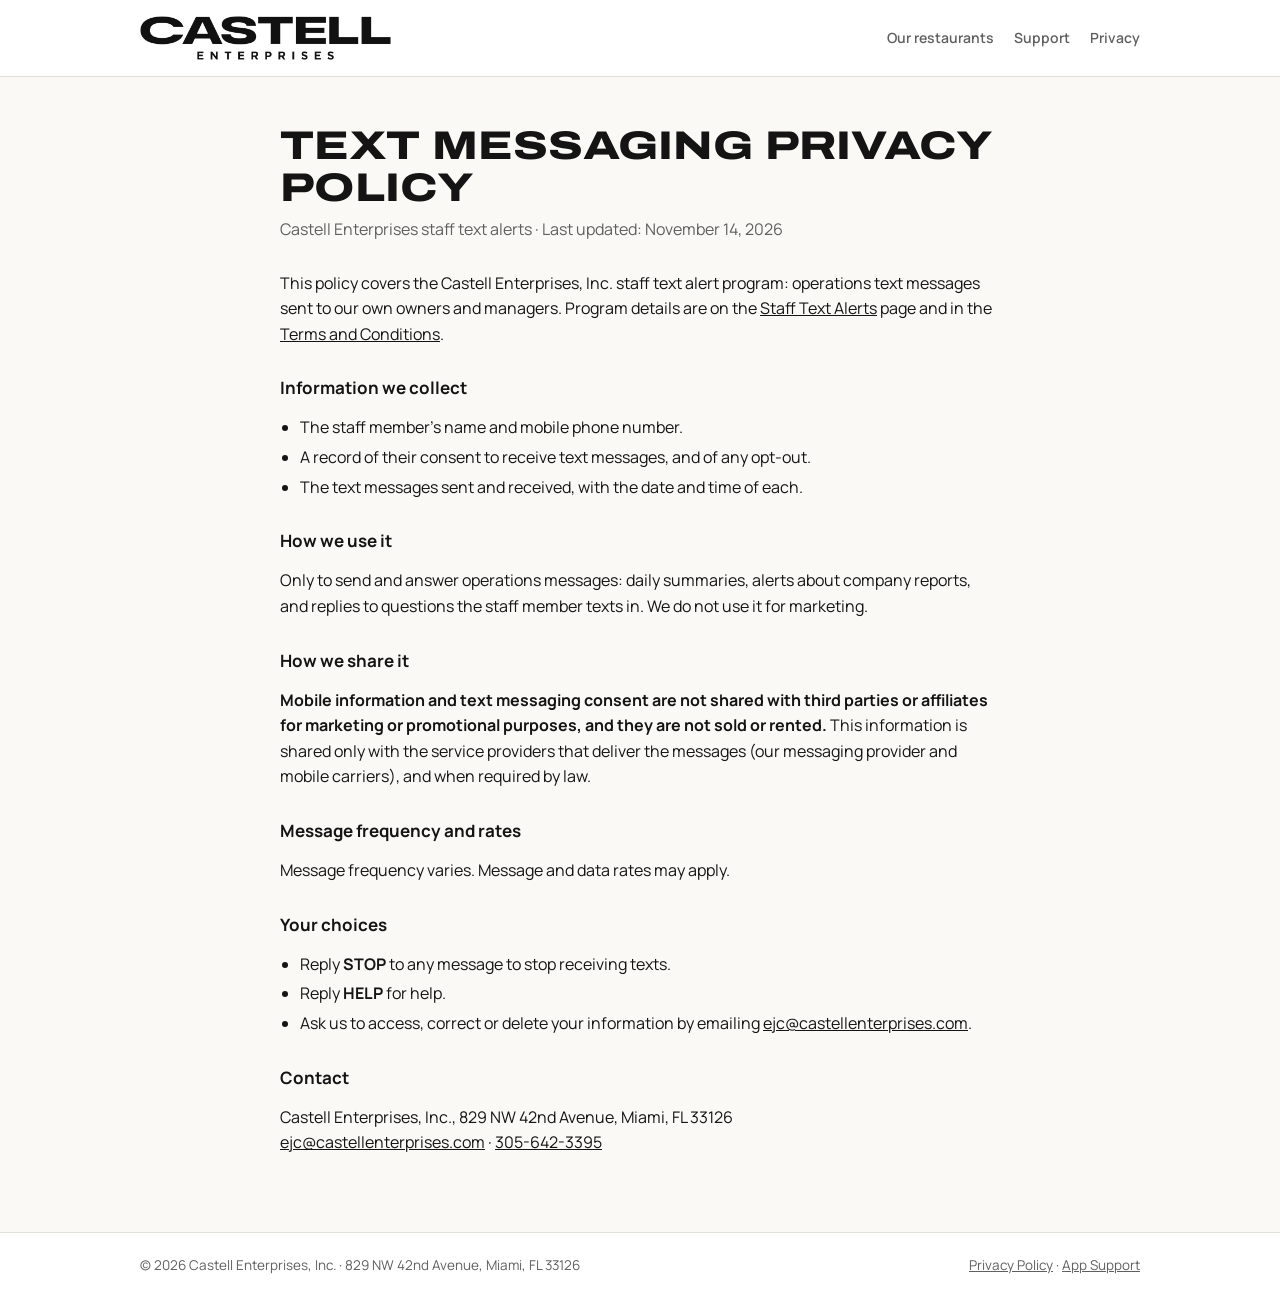
<file: sms/privacy/index.html>
<!doctype html><html lang="en"><head><meta charset="utf-8"><meta name="viewport" content="width=device-width,initial-scale=1"><link rel="preconnect" href="https://fonts.googleapis.com"><link rel="preconnect" href="https://fonts.gstatic.com" crossorigin><link rel="stylesheet" href="https://fonts.googleapis.com/css2?family=Archivo:wdth,wght@125,800&family=Manrope:wght@400;600;700&display=swap"><link rel="icon" href="/assets/favicon.svg" type="image/svg+xml"><link rel="stylesheet" href="/assets/site.css"><title>Text Messaging Privacy Policy · Castell Enterprises, Inc.</title><meta name="description" content="How Castell Enterprises handles mobile numbers and consent for its staff text alerts."></head><body>
<header class="top"><div class="wrap"><a class="mark" href="/"><img src="/assets/castell-enterprises.png" alt="Castell Enterprises"></a><nav><a href="/#brands">Our restaurants</a><a href="/support/">Support</a><a href="/privacy/">Privacy</a></nav></div></header>
<main class="wrap doc">
<h1>Text Messaging Privacy Policy</h1><p class="updated">Castell Enterprises staff text alerts · Last updated: November 14, 2026</p>
<p>This policy covers the Castell Enterprises, Inc. staff text alert program: operations text messages sent to our own owners and managers. Program details are on the <a href="/sms/">Staff Text Alerts</a> page and in the <a href="/sms/terms/">Terms and Conditions</a>.</p>
<h2>Information we collect</h2><ul>
<li>The staff member's name and mobile phone number.</li>
<li>A record of their consent to receive text messages, and of any opt-out.</li>
<li>The text messages sent and received, with the date and time of each.</li></ul>
<h2>How we use it</h2><p>Only to send and answer operations messages: daily summaries, alerts about company reports, and replies to questions the staff member texts in. We do not use it for marketing.</p>
<h2>How we share it</h2><p><b>Mobile information and text messaging consent are not shared with third parties or affiliates for marketing or promotional purposes, and they are not sold or rented.</b> This information is shared only with the service providers that deliver the messages (our messaging provider and mobile carriers), and when required by law.</p>
<h2>Message frequency and rates</h2><p>Message frequency varies. Message and data rates may apply.</p>
<h2>Your choices</h2><ul>
<li>Reply <b>STOP</b> to any message to stop receiving texts.</li>
<li>Reply <b>HELP</b> for help.</li>
<li>Ask us to access, correct or delete your information by emailing <a href="mailto:ejc@castellenterprises.com">ejc@castellenterprises.com</a>.</li></ul>
<h2>Contact</h2><p>Castell Enterprises, Inc., 829 NW 42nd Avenue, Miami, FL 33126<br><a href="mailto:ejc@castellenterprises.com">ejc@castellenterprises.com</a> · <a href="tel:+13056423395">305-642-3395</a></p>
</main>
<footer><div class="wrap"><span>© 2026 Castell Enterprises, Inc. · 829 NW 42nd Avenue, Miami, FL 33126</span><span><a href="/privacy/">Privacy Policy</a> · <a href="/support/">App Support</a></span></div></footer>
</body></html>
</file>
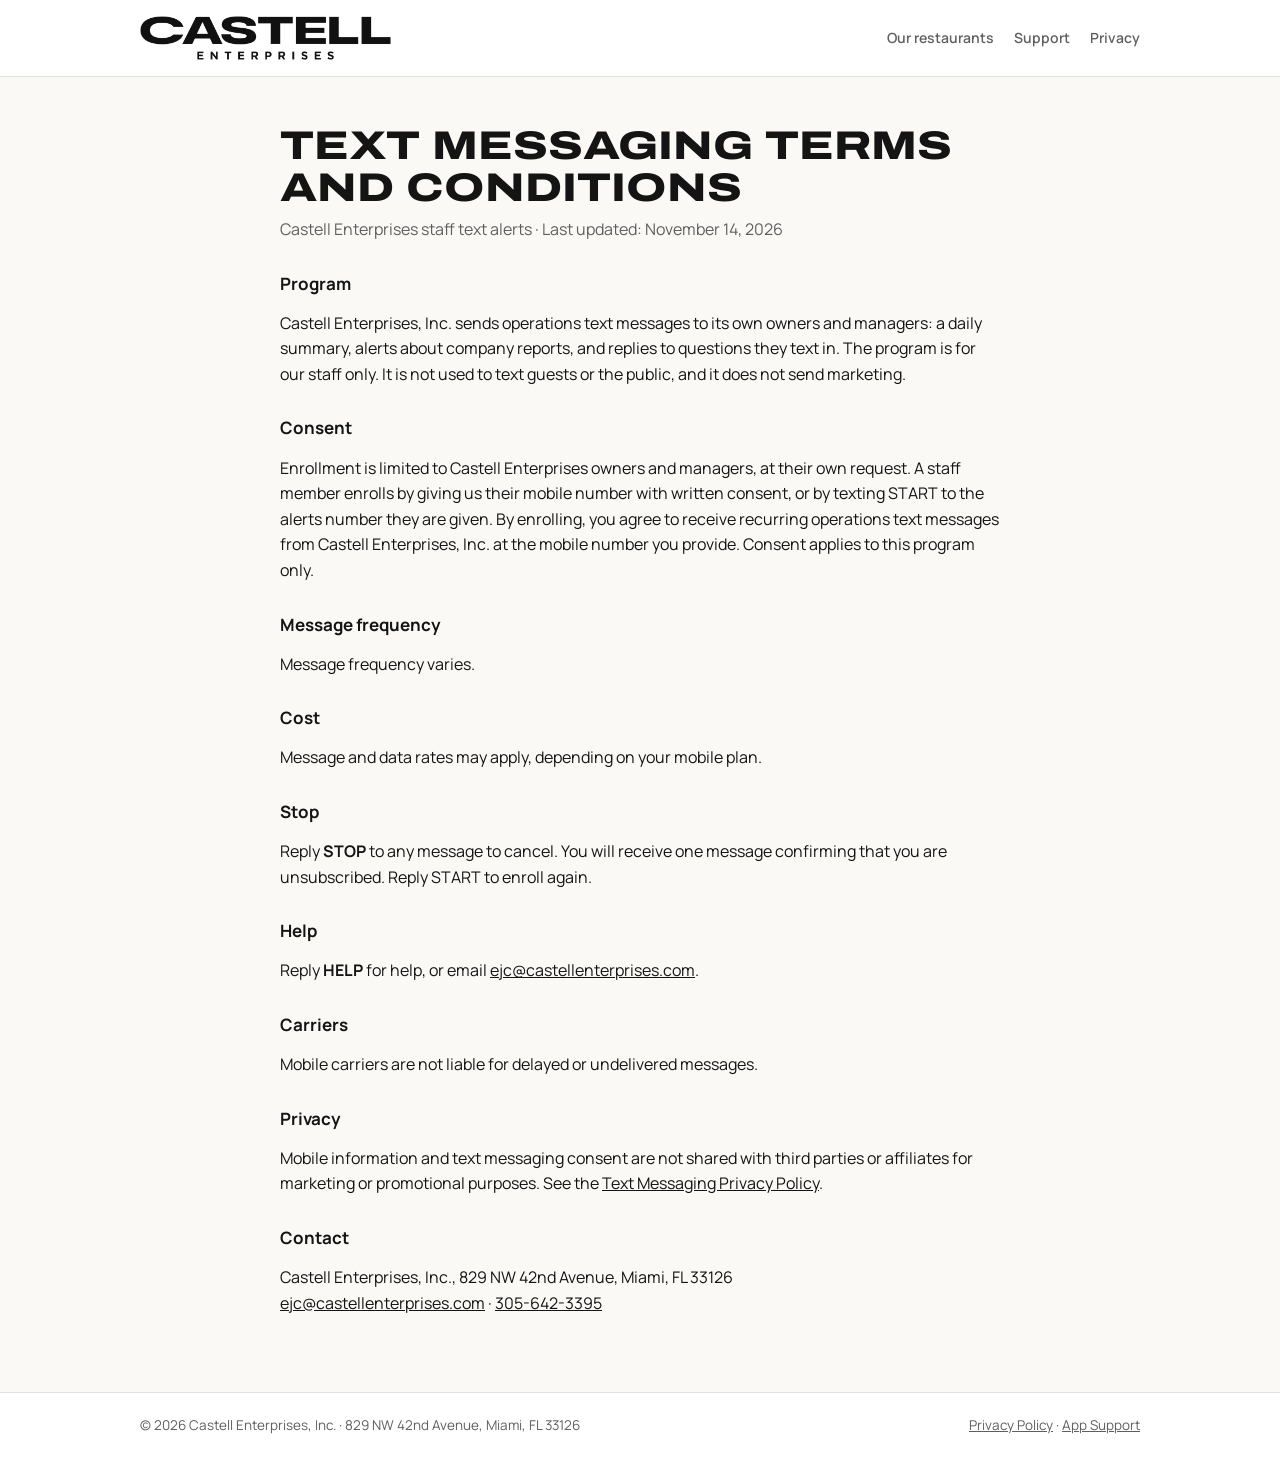
<file: sms/terms/index.html>
<!doctype html><html lang="en"><head><meta charset="utf-8"><meta name="viewport" content="width=device-width,initial-scale=1"><link rel="preconnect" href="https://fonts.googleapis.com"><link rel="preconnect" href="https://fonts.gstatic.com" crossorigin><link rel="stylesheet" href="https://fonts.googleapis.com/css2?family=Archivo:wdth,wght@125,800&family=Manrope:wght@400;600;700&display=swap"><link rel="icon" href="/assets/favicon.svg" type="image/svg+xml"><link rel="stylesheet" href="/assets/site.css"><title>Text Messaging Terms and Conditions · Castell Enterprises, Inc.</title><meta name="description" content="Terms and conditions for Castell Enterprises staff text alerts."></head><body>
<header class="top"><div class="wrap"><a class="mark" href="/"><img src="/assets/castell-enterprises.png" alt="Castell Enterprises"></a><nav><a href="/#brands">Our restaurants</a><a href="/support/">Support</a><a href="/privacy/">Privacy</a></nav></div></header>
<main class="wrap doc">
<h1>Text Messaging Terms and Conditions</h1><p class="updated">Castell Enterprises staff text alerts · Last updated: November 14, 2026</p>
<h2>Program</h2><p>Castell Enterprises, Inc. sends operations text messages to its own owners and managers: a daily summary, alerts about company reports, and replies to questions they text in. The program is for our staff only. It is not used to text guests or the public, and it does not send marketing.</p>
<h2>Consent</h2><p>Enrollment is limited to Castell Enterprises owners and managers, at their own request. A staff member enrolls by giving us their mobile number with written consent, or by texting START to the alerts number they are given. By enrolling, you agree to receive recurring operations text messages from Castell Enterprises, Inc. at the mobile number you provide. Consent applies to this program only.</p>
<h2>Message frequency</h2><p>Message frequency varies.</p>
<h2>Cost</h2><p>Message and data rates may apply, depending on your mobile plan.</p>
<h2>Stop</h2><p>Reply <b>STOP</b> to any message to cancel. You will receive one message confirming that you are unsubscribed. Reply START to enroll again.</p>
<h2>Help</h2><p>Reply <b>HELP</b> for help, or email <a href="mailto:ejc@castellenterprises.com">ejc@castellenterprises.com</a>.</p>
<h2>Carriers</h2><p>Mobile carriers are not liable for delayed or undelivered messages.</p>
<h2>Privacy</h2><p>Mobile information and text messaging consent are not shared with third parties or affiliates for marketing or promotional purposes. See the <a href="/sms/privacy/">Text Messaging Privacy Policy</a>.</p>
<h2>Contact</h2><p>Castell Enterprises, Inc., 829 NW 42nd Avenue, Miami, FL 33126<br><a href="mailto:ejc@castellenterprises.com">ejc@castellenterprises.com</a> · <a href="tel:+13056423395">305-642-3395</a></p>
</main>
<footer><div class="wrap"><span>© 2026 Castell Enterprises, Inc. · 829 NW 42nd Avenue, Miami, FL 33126</span><span><a href="/privacy/">Privacy Policy</a> · <a href="/support/">App Support</a></span></div></footer>
</body></html>
</file>
<file: assets/site.css>
/* Monochrome, matching the Castell wordmark: black on warm white, one hairline accent */
:root{--ink:#141414;--muted:#5f5f5f;--line:#e2e0da;--paper:#faf9f6;--card:#ffffff;
--display:"Archivo",system-ui,sans-serif;--body:"Manrope",system-ui,-apple-system,"Segoe UI",sans-serif}
*{box-sizing:border-box}html{-webkit-text-size-adjust:100%}
body{margin:0;background:var(--paper);color:var(--ink);font:16px/1.6 var(--body)}
a{color:inherit}
.wrap{max-width:1040px;margin:0 auto;padding-inline:20px}
header.top{border-bottom:1px solid var(--line);background:var(--card)}
header.top .wrap{display:flex;align-items:center;justify-content:space-between;gap:16px;padding-block:16px}
.mark img{display:block;height:44px;width:auto}
nav a{color:var(--muted);text-decoration:none;font-size:14px;font-weight:600;margin-left:20px;white-space:nowrap}nav a:hover{color:var(--ink)}
.hero{padding-block:64px 40px;text-align:center}
.hero .eyebrow{font:700 12px/1 var(--body);letter-spacing:.32em;text-transform:uppercase;color:var(--muted);margin:0 auto 18px;max-width:none;padding-left:.32em}
.hero h1{font-family:var(--display);font-weight:800;font-stretch:125%;font-size:clamp(32px,6vw,58px);line-height:1.02;letter-spacing:-.01em;text-transform:uppercase;margin:0 auto 16px;max-width:820px;text-wrap:balance}
.hero p{max-width:600px;margin:0 auto;color:var(--muted);font-size:17px}
.rule{height:1px;background:var(--ink);max-width:1000px;margin:0 auto}
.brands{display:grid;grid-template-columns:repeat(3,1fr);margin:0 auto;max-width:1000px}
.brand{padding:36px 28px 32px;text-decoration:none;display:flex;flex-direction:column;align-items:center;text-align:center;border-left:1px solid var(--ink)}
.brand:first-child{border-left:0}
.brand .logo{height:150px;display:flex;align-items:center;justify-content:center;margin-bottom:18px}
.brand .logo img{max-height:130px;max-width:230px;width:auto;height:auto}
.brand p{margin:0;color:var(--muted);font-size:14.5px;max-width:260px}
.brand .go{display:inline-block;margin-top:12px;font-weight:700;font-size:13px;letter-spacing:.06em;text-transform:uppercase;border-bottom:2px solid var(--ink);padding-bottom:2px}
.brand:hover .go{opacity:.7}
section.info{padding-block:56px 48px}
.cols{display:grid;grid-template-columns:repeat(auto-fit,minmax(220px,1fr));gap:28px;max-width:1000px;margin:0 auto}
.cols h3{font:700 12px/1 var(--body);letter-spacing:.24em;text-transform:uppercase;color:var(--muted);margin:0 0 10px}
.cols p{margin:0}
footer{border-top:1px solid var(--line);padding-block:22px;color:var(--muted);font-size:13.5px;background:var(--card)}
footer .wrap{display:flex;flex-wrap:wrap;gap:8px 20px;justify-content:space-between}
footer a{color:var(--muted)}
.doc{max-width:760px;padding-block:48px 60px}
.doc h1{font-family:var(--display);font-weight:800;font-stretch:125%;text-transform:uppercase;font-size:clamp(28px,5vw,40px);line-height:1.05;margin:0 0 8px}
.doc .updated{color:var(--muted);margin:0 0 28px}
.doc h2{font:700 17px/1.3 var(--body);margin:30px 0 8px}
.doc ul{padding-left:20px}.doc li{margin:4px 0}
.loc{display:grid;grid-template-columns:repeat(auto-fit,minmax(220px,1fr));gap:14px;margin:14px 0 6px}
.loc .b{background:var(--card);border:1px solid var(--line);border-radius:10px;padding:16px 18px}
.loc .b img{height:46px;width:auto;display:block;margin-bottom:12px}
.loc .s{margin:0 0 10px;font-size:14.5px;line-height:1.45}
.loc .s:last-child{margin-bottom:0}
.loc .s b{display:block}
.loc a{text-decoration:none;font-weight:600;white-space:nowrap}
@media (max-width:760px){.brands{grid-template-columns:1fr}.brand{border-left:0;border-top:1px solid var(--ink)}.brand:first-child{border-top:0}}
@media (max-width:520px){.mark img{height:34px}nav a{margin-left:12px;font-size:13px}nav a:first-child{display:none}.hero{padding-block:44px 32px}}

.hero h1{max-width:none;font-size:clamp(20px,5.6vw,54px);line-height:1.08}.hero h1 span{display:block;white-space:nowrap}

.commissary{display:grid;grid-template-columns:minmax(220px,320px) 1fr;gap:40px;align-items:start;max-width:1000px;margin:0 auto;padding-block:48px}
.commissary .label{font:700 12px/1 var(--body);letter-spacing:.24em;text-transform:uppercase;color:var(--muted);margin:0 0 16px}
.commissary .cm-logo img{width:100%;max-width:300px;height:auto;display:block}
.commissary .lead{font-size:17px;margin:0 0 12px}
.commissary .cm-text p{margin:0 0 12px;color:var(--ink)}
.cm-list{list-style:none;padding:0;margin:20px 0 0;display:grid;grid-template-columns:repeat(2,1fr);gap:0;border-top:1px solid var(--line)}
.cm-list li{padding:14px 18px 4px 0}
.cm-list b{display:block;font-family:var(--display);font-weight:800;font-stretch:125%;text-transform:uppercase;font-size:14px;letter-spacing:.02em;margin-bottom:4px}
.cm-list span{color:var(--muted);font-size:14px;line-height:1.45;display:block}
@media (max-width:760px){.commissary{grid-template-columns:1fr;gap:20px;padding-block:36px}.cm-list{grid-template-columns:1fr}.cm-list li{padding:12px 0 0}}
.commissary .cm-addr{margin:18px 0 0;color:var(--muted);font-size:14.5px;line-height:1.55}.commissary .cm-addr a{color:var(--ink);font-weight:600;text-decoration:none}
.commissary .cm-tag{font-family:var(--display);font-weight:800;font-stretch:125%;text-transform:uppercase;font-size:15px;letter-spacing:.02em;margin:16px 0 0}
.brand p.locs{margin-top:6px;font-size:12.5px;font-weight:700;letter-spacing:.08em;text-transform:uppercase;color:var(--ink)}
.commissary .cm-tag{margin:18px 0 0}
.doc h3{font:700 15px/1.3 var(--body);margin:22px 0 6px}
.doc .toc{border:1px solid var(--line);background:var(--card);border-radius:8px;padding:14px 18px 14px 36px;margin:0 0 8px}
.doc .part{border-top:1px solid var(--line);margin-top:44px;padding-top:6px}
.doc .tbl{overflow-x:auto;-webkit-overflow-scrolling:touch;margin:12px 0}
.doc table{border-collapse:collapse;width:100%;min-width:620px;font-size:14px}
.doc th,.doc td{border:1px solid var(--line);padding:8px 10px;text-align:left;vertical-align:top}
.doc th{background:var(--card);font-weight:700}
.doc td ul{margin:0;padding-left:16px}
</file>
